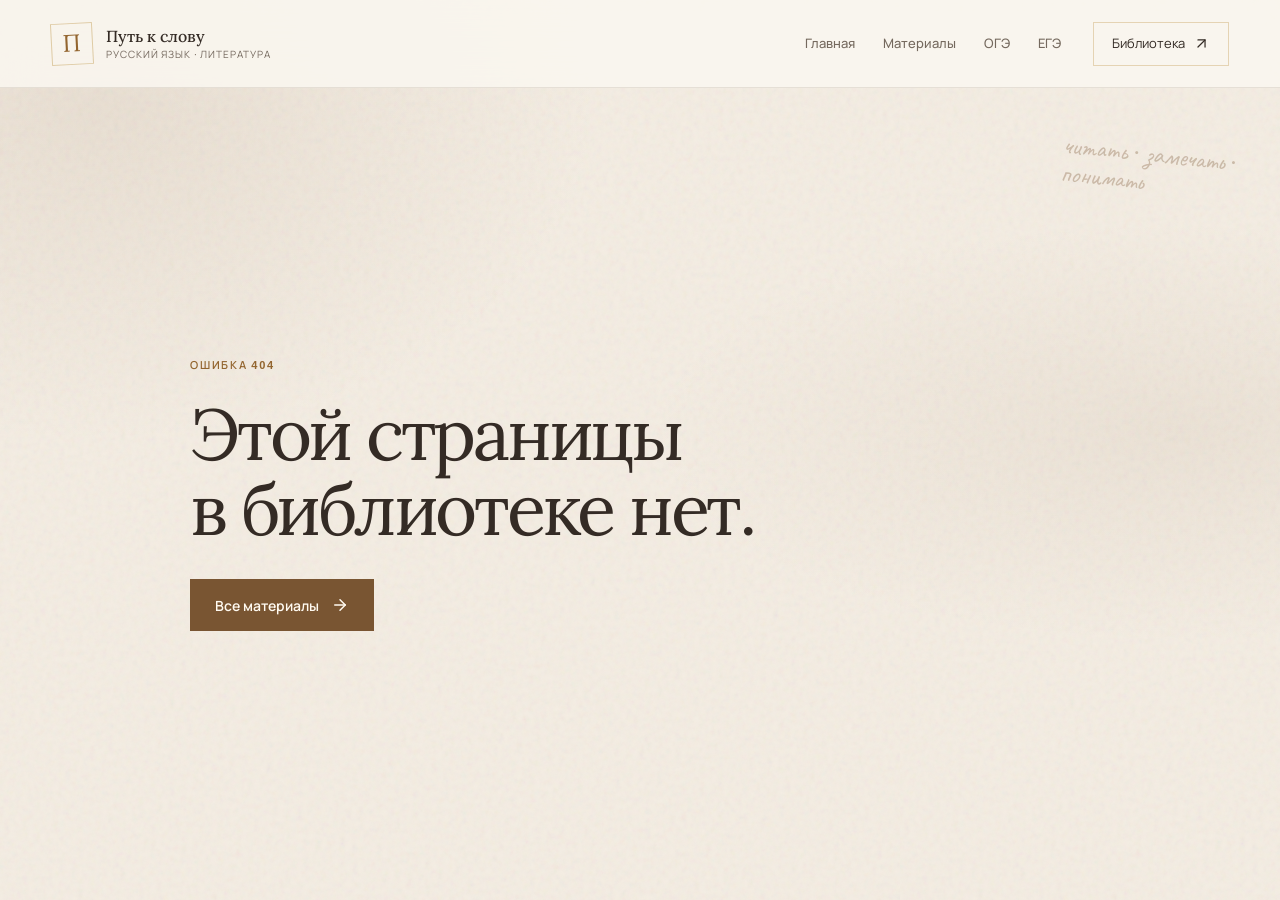
<file: index.html>
<!doctype html>
<html lang="ru">
  <head>
    <meta charset="UTF-8" />
    <meta name="viewport" content="width=device-width, initial-scale=1.0" />
    <meta name="theme-color" content="#17100c" />
    <meta name="color-scheme" content="dark light" />
    <meta name="description" content="Сайт учителя русского языка и литературы Аллы Викторовны Рыжковой: полезные материалы, памятки и подготовка к ОГЭ и ЕГЭ." />
    <meta name="robots" content="index, follow, max-image-preview:large" />
    <meta name="author" content="Алла Викторовна Рыжкова" />
    <meta property="og:locale" content="ru_RU" />
    <meta property="og:site_name" content="Путь к слову" />
    <meta property="og:type" content="website" />
    <meta property="og:title" content="Русский язык и литература без паники — Алла Викторовна Рыжкова" />
    <meta property="og:description" content="Сайт учителя русского языка и литературы Аллы Викторовны Рыжковой: полезные материалы, памятки и подготовка к ОГЭ и ЕГЭ." />
    <meta property="og:url" content="https://putkslovu.ru/" />
    <meta property="og:image" content="https://putkslovu.ru/og-cover.jpg?v=3" />
    <meta property="og:image:width" content="1200" />
    <meta property="og:image:height" content="630" />
    <meta property="og:image:alt" content="Путь к слову — русский язык и литература без паники" />
    <meta name="twitter:card" content="summary_large_image" />
    <meta name="twitter:title" content="Русский язык и литература без паники — Алла Викторовна Рыжкова" />
    <meta name="twitter:description" content="Сайт учителя русского языка и литературы Аллы Викторовны Рыжковой: полезные материалы, памятки и подготовка к ОГЭ и ЕГЭ." />
    <meta name="twitter:image" content="https://putkslovu.ru/og-cover.jpg?v=3" />
    <link rel="icon" href="/favicon.svg" type="image/svg+xml" />
    <title>Русский язык и литература без паники — Алла Викторовна Рыжкова</title>
    <script type="application/ld+json">{"@context":"https://schema.org","@type":"WebSite","name":"Русский язык и литература без паники — Алла Викторовна Рыжкова","url":"https://putkslovu.ru/","inLanguage":"ru-RU","author":{"@type":"Person","name":"Алла Викторовна Рыжкова","jobTitle":"Учитель русского языка и литературы"}}</script>
    <style>
      .seo-static{max-width:860px;margin:0 auto;padding:64px 24px;color:#2d241d;background:#f4ede3;font:18px/1.65 Georgia,serif}.seo-static h1{font-size:42px;line-height:1.15}.seo-static h2{margin-top:36px}.seo-static a{color:#795532;text-underline-offset:4px}.seo-static nav{display:flex;flex-wrap:wrap;gap:24px;margin:28px 0}.seo-static li{margin-bottom:20px}.seo-static footer{margin-top:48px;padding-top:20px;border-top:1px solid #bda98d;font-size:14px}
    </style>
    <script type="module" crossorigin src="/assets/index-BL-ZyvMS.js"></script>
    <link rel="stylesheet" crossorigin href="/assets/index-DiUI7Qwu.css">
    <link rel="canonical" href="https://putkslovu.ru/" />
  </head>
  <body>
    <div id="root"><main class="seo-static"><p>Путь к слову · Алла Викторовна Рыжкова</p><h1>Русский язык и литература без паники</h1><p>Материалы и памятки для спокойной подготовки к урокам, ОГЭ и ЕГЭ.</p><nav><a href="/materials">Перейти к материалам</a><a href="#about">Об учителе</a></nav><section id="about"><h2>Учить видеть за строками смысл</h2><p>Русский язык и литература начинаются там, где появляется любопытство: почему слово выбрано именно так, что чувствует герой и какую мысль оставляет текст читателю.</p><ul><li>16 лет педагогического опыта</li><li>Первая квалификационная категория</li><li>Высшее профессиональное образование</li></ul></section><section><h2>Материалы для подготовки</h2><p>Русский язык, литература, ОГЭ и ЕГЭ: теория, практика, памятки и разборы.</p></section><footer>Учитель русского языка и литературы · Оренбургская область</footer></main></div>
  </body>
</html>
</file>
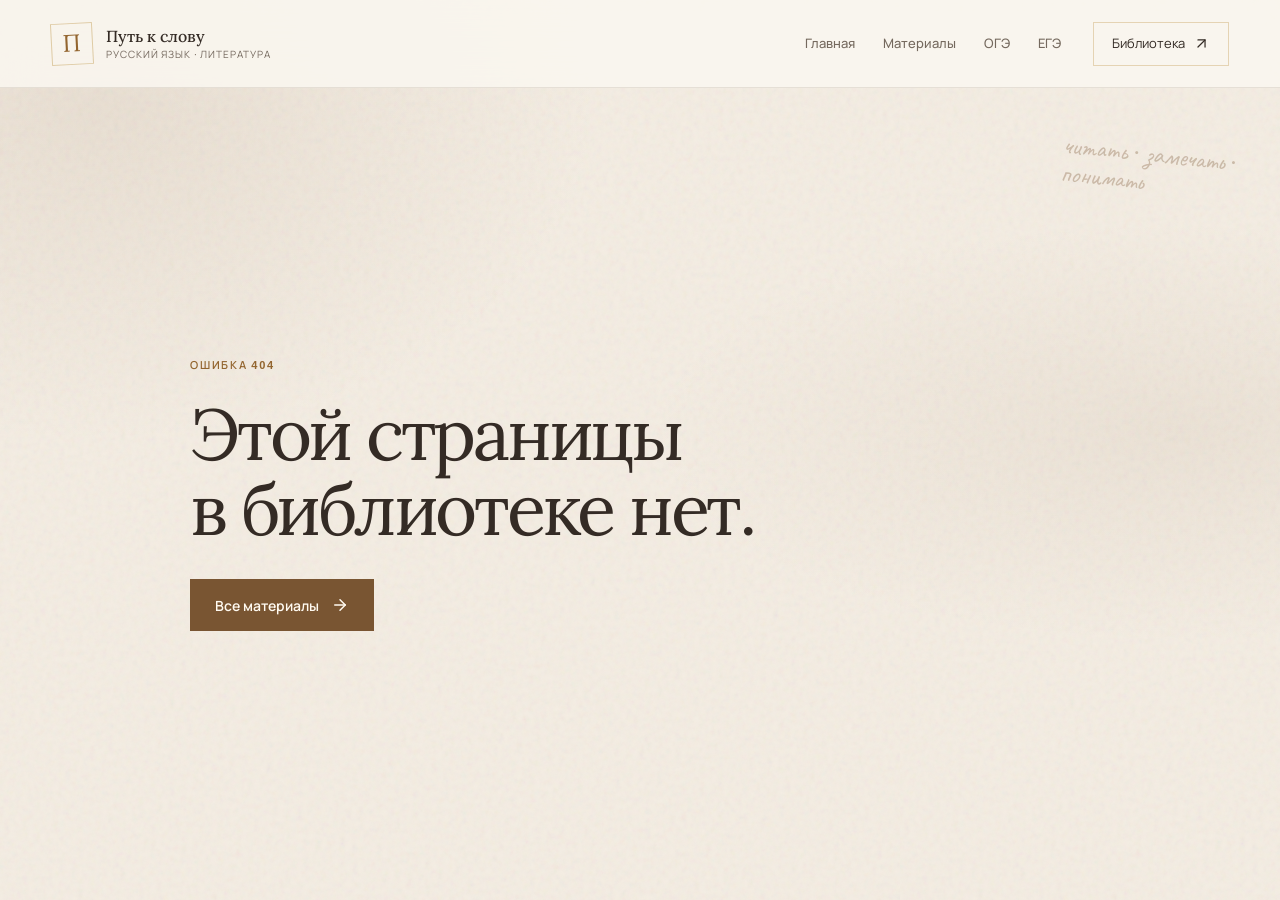
<file: admin/index.html>
<!doctype html>
<html lang="ru">
  <head>
    <meta charset="UTF-8" />
    <meta name="viewport" content="width=device-width, initial-scale=1.0" />
    <meta name="theme-color" content="#17100c" />
    <meta name="color-scheme" content="dark light" />
    <meta name="description" content="Закрытая панель управления материалами сайта." />
    <meta name="robots" content="noindex, nofollow" />
    <meta name="author" content="Алла Викторовна Рыжкова" />
    <meta property="og:locale" content="ru_RU" />
    <meta property="og:site_name" content="Путь к слову" />
    <meta property="og:type" content="website" />
    <meta property="og:title" content="Панель учителя — Путь к слову" />
    <meta property="og:description" content="Закрытая панель управления материалами сайта." />
    <meta property="og:url" content="https://putkslovu.ru/admin" />
    <meta property="og:image" content="https://putkslovu.ru/og-cover.jpg?v=3" />
    <meta property="og:image:width" content="1200" />
    <meta property="og:image:height" content="630" />
    <meta property="og:image:alt" content="Путь к слову — русский язык и литература без паники" />
    <meta name="twitter:card" content="summary_large_image" />
    <meta name="twitter:title" content="Панель учителя — Путь к слову" />
    <meta name="twitter:description" content="Закрытая панель управления материалами сайта." />
    <meta name="twitter:image" content="https://putkslovu.ru/og-cover.jpg?v=3" />
    <link rel="icon" href="/favicon.svg" type="image/svg+xml" />
    <title>Панель учителя — Путь к слову</title>
    
    <style>
      .seo-static{max-width:860px;margin:0 auto;padding:64px 24px;color:#2d241d;background:#f4ede3;font:18px/1.65 Georgia,serif}.seo-static h1{font-size:42px;line-height:1.15}.seo-static h2{margin-top:36px}.seo-static a{color:#795532;text-underline-offset:4px}.seo-static nav{display:flex;flex-wrap:wrap;gap:24px;margin:28px 0}.seo-static li{margin-bottom:20px}.seo-static footer{margin-top:48px;padding-top:20px;border-top:1px solid #bda98d;font-size:14px}
    </style>
    <script type="module" crossorigin src="/assets/index-BL-ZyvMS.js"></script>
    <link rel="stylesheet" crossorigin href="/assets/index-DiUI7Qwu.css">
    <link rel="canonical" href="https://putkslovu.ru/admin" />
  </head>
  <body>
    <div id="root"><main class="seo-static"><h1>Вход в панель учителя</h1><p>Закрытый раздел для управления материалами библиотеки.</p><a href="/">Вернуться на сайт</a></main></div>
  </body>
</html>
</file>
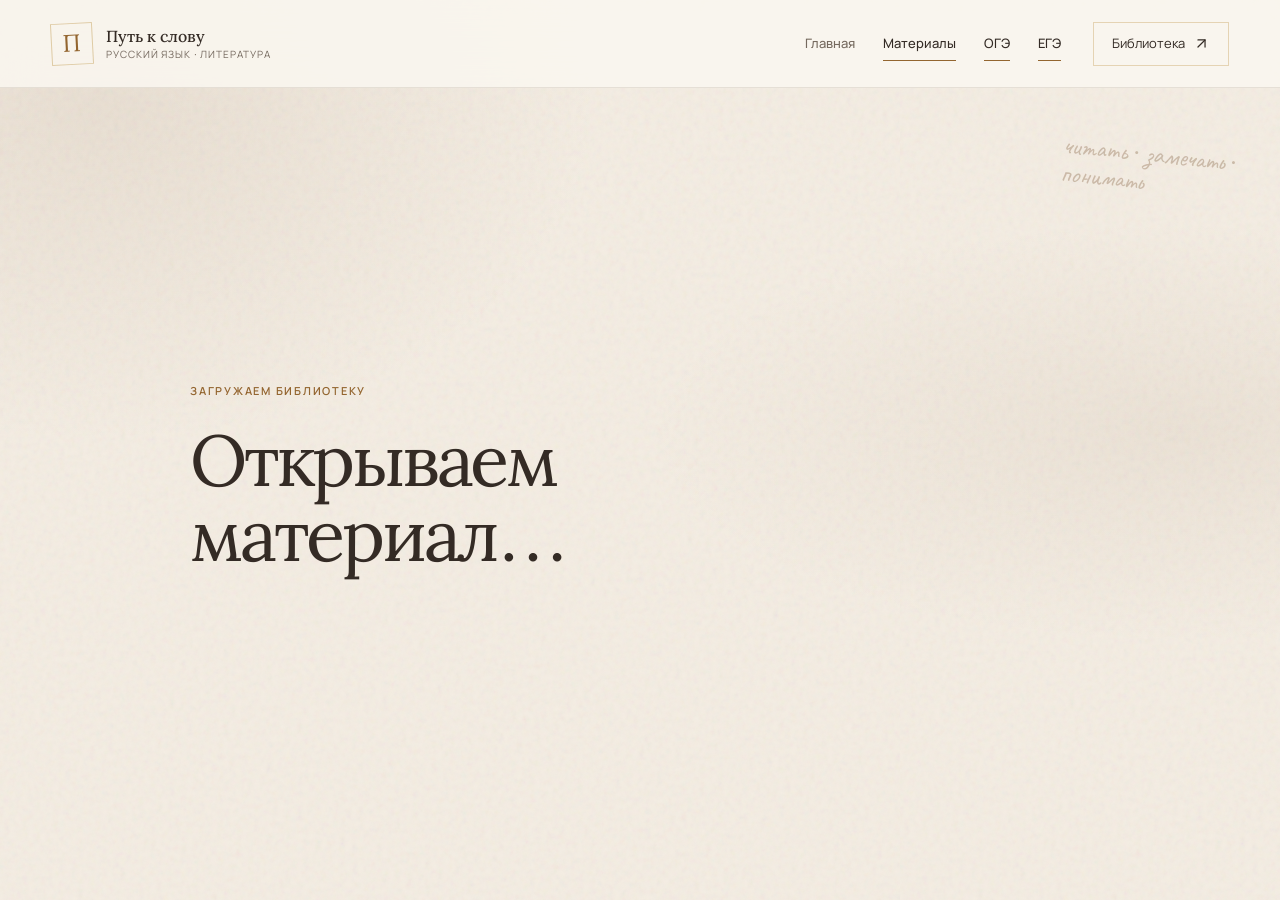
<file: materials/index.html>
<!doctype html>
<html lang="ru">
  <head>
    <meta charset="UTF-8" />
    <meta name="viewport" content="width=device-width, initial-scale=1.0" />
    <meta name="theme-color" content="#17100c" />
    <meta name="color-scheme" content="dark light" />
    <meta name="description" content="Материалы по русскому языку и литературе для 5–11 классов: памятки, правила, алгоритмы и подготовка к ОГЭ и ЕГЭ." />
    <meta name="robots" content="index, follow, max-image-preview:large" />
    <meta name="author" content="Алла Викторовна Рыжкова" />
    <meta property="og:locale" content="ru_RU" />
    <meta property="og:site_name" content="Путь к слову" />
    <meta property="og:type" content="website" />
    <meta property="og:title" content="Библиотека материалов — Путь к слову" />
    <meta property="og:description" content="Материалы по русскому языку и литературе для 5–11 классов: памятки, правила, алгоритмы и подготовка к ОГЭ и ЕГЭ." />
    <meta property="og:url" content="https://putkslovu.ru/materials" />
    <meta property="og:image" content="https://putkslovu.ru/og-cover.jpg?v=3" />
    <meta property="og:image:width" content="1200" />
    <meta property="og:image:height" content="630" />
    <meta property="og:image:alt" content="Путь к слову — русский язык и литература без паники" />
    <meta name="twitter:card" content="summary_large_image" />
    <meta name="twitter:title" content="Библиотека материалов — Путь к слову" />
    <meta name="twitter:description" content="Материалы по русскому языку и литературе для 5–11 классов: памятки, правила, алгоритмы и подготовка к ОГЭ и ЕГЭ." />
    <meta name="twitter:image" content="https://putkslovu.ru/og-cover.jpg?v=3" />
    <link rel="icon" href="/favicon.svg" type="image/svg+xml" />
    <title>Библиотека материалов — Путь к слову</title>
    <script type="application/ld+json">{"@context":"https://schema.org","@type":"WebSite","name":"Русский язык и литература без паники — Алла Викторовна Рыжкова","url":"https://putkslovu.ru/","inLanguage":"ru-RU","author":{"@type":"Person","name":"Алла Викторовна Рыжкова","jobTitle":"Учитель русского языка и литературы"}}</script>
    <style>
      .seo-static{max-width:860px;margin:0 auto;padding:64px 24px;color:#2d241d;background:#f4ede3;font:18px/1.65 Georgia,serif}.seo-static h1{font-size:42px;line-height:1.15}.seo-static h2{margin-top:36px}.seo-static a{color:#795532;text-underline-offset:4px}.seo-static nav{display:flex;flex-wrap:wrap;gap:24px;margin:28px 0}.seo-static li{margin-bottom:20px}.seo-static footer{margin-top:48px;padding-top:20px;border-top:1px solid #bda98d;font-size:14px}
    </style>
    <script type="module" crossorigin src="/assets/index-BL-ZyvMS.js"></script>
    <link rel="stylesheet" crossorigin href="/assets/index-DiUI7Qwu.css">
    <link rel="canonical" href="https://putkslovu.ru/materials" />
  </head>
  <body>
    <div id="root"><main class="seo-static"><p>Материалы Аллы Викторовны Рыжковой</p><h1>Библиотека для вдумчивой подготовки</h1><p>Выберите нужный раздел: русский язык, литература, ОГЭ или ЕГЭ. Открывайте материалы на сайте и сохраняйте памятки.</p><section><h2>Все материалы</h2><ul><li><a href="/materials/socheinenie-13-3">Сочинение 13.3: собираем текст по шагам</a><p>Понятный алгоритм: от формулировки тезиса до примера из жизни и вывода.</p></li><li><a href="/materials/pristavki-pri-pre">Приставки ПРИ- и ПРЕ- без зубрёжки списков</a><p>Логика значений, узнаваемые ситуации и короткая самопроверка.</p></li><li><a href="/materials/analiz-stikhotvoreniya">Как читать стихотворение внимательно</a><p>Маршрут анализа от первого впечатления до авторского замысла.</p></li><li><a href="/materials/szhatoe-izlozhenie">Сжатое изложение: сохранить главное</a><p>Как находить микротемы, сокращать текст и не потерять связь между абзацами.</p></li><li><a href="/materials/sredstva-vyrazitelnosti">Средства выразительности: не назвать, а объяснить</a><p>Эпитеты, метафоры, сравнения и олицетворения через их смысловую работу.</p></li><li><a href="/materials/ege-27-itogovoe-sochinenie">Итоговое сочинение: строим аргументацию</a><p>Как связать литературный пример с темой и не превратить работу в пересказ.</p></li></ul></section></main></div>
  </body>
</html>
</file>
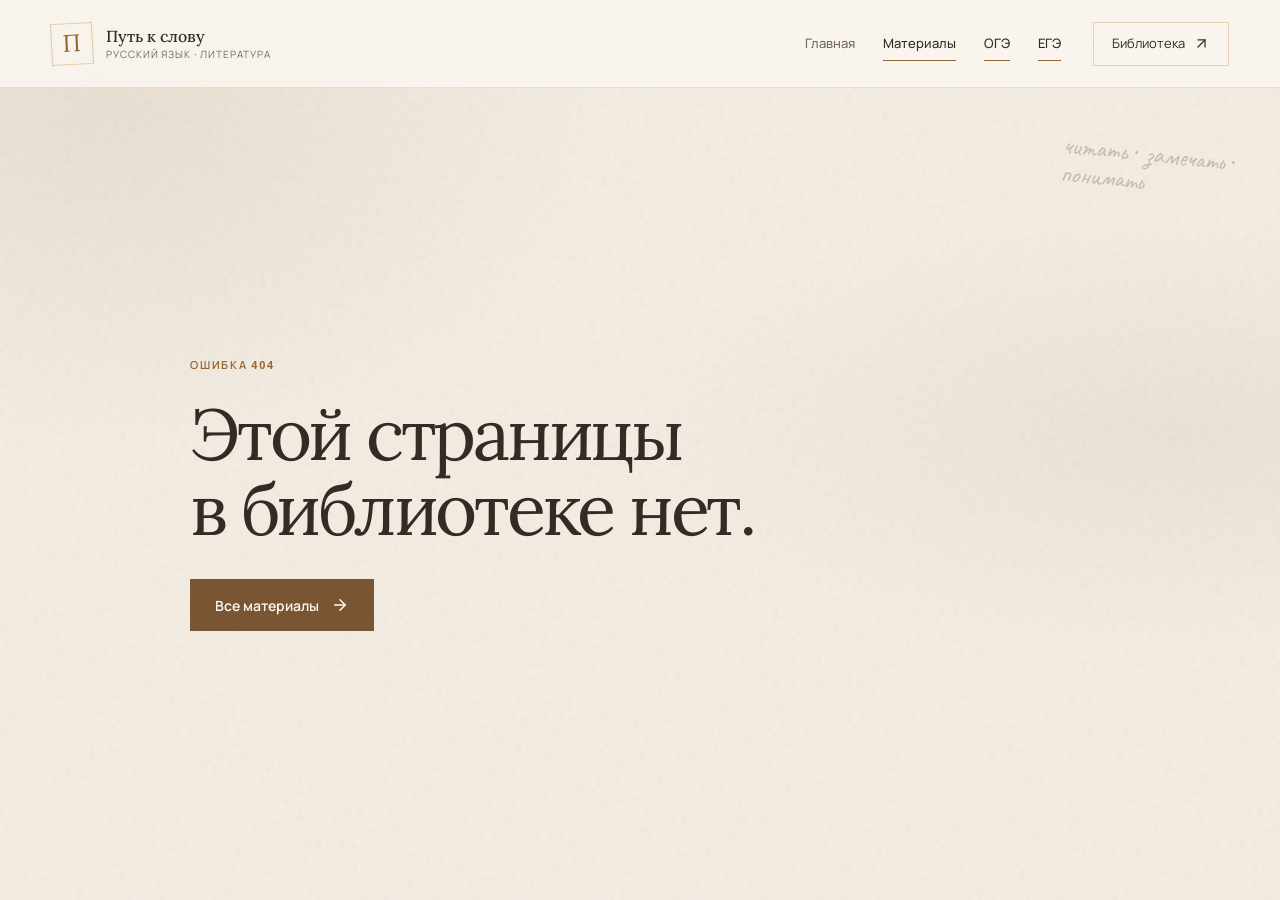
<file: materials/analiz-stikhotvoreniya/index.html>
<!doctype html>
<html lang="ru">
  <head>
    <meta charset="UTF-8" />
    <meta name="viewport" content="width=device-width, initial-scale=1.0" />
    <meta name="theme-color" content="#17100c" />
    <meta name="color-scheme" content="dark light" />
    <meta name="description" content="Маршрут анализа от первого впечатления до авторского замысла." />
    <meta name="robots" content="index, follow, max-image-preview:large" />
    <meta name="author" content="Алла Викторовна Рыжкова" />
    <meta property="og:locale" content="ru_RU" />
    <meta property="og:site_name" content="Путь к слову" />
    <meta property="og:type" content="article" />
    <meta property="og:title" content="Как читать стихотворение внимательно — Путь к слову" />
    <meta property="og:description" content="Маршрут анализа от первого впечатления до авторского замысла." />
    <meta property="og:url" content="https://putkslovu.ru/materials/analiz-stikhotvoreniya" />
    <meta property="og:image" content="https://putkslovu.ru/og-cover.jpg?v=3" />
    <meta property="og:image:width" content="1200" />
    <meta property="og:image:height" content="630" />
    <meta property="og:image:alt" content="Путь к слову — русский язык и литература без паники" />
    <meta name="twitter:card" content="summary_large_image" />
    <meta name="twitter:title" content="Как читать стихотворение внимательно — Путь к слову" />
    <meta name="twitter:description" content="Маршрут анализа от первого впечатления до авторского замысла." />
    <meta name="twitter:image" content="https://putkslovu.ru/og-cover.jpg?v=3" />
    <link rel="icon" href="/favicon.svg" type="image/svg+xml" />
    <title>Как читать стихотворение внимательно — Путь к слову</title>
    <script type="application/ld+json">{"@context":"https://schema.org","@type":"LearningResource","name":"Как читать стихотворение внимательно","description":"Маршрут анализа от первого впечатления до авторского замысла.","url":"https://putkslovu.ru/materials/analiz-stikhotvoreniya","inLanguage":"ru-RU","learningResourceType":"Алгоритм","educationalLevel":"7–11 классы","author":{"@type":"Person","name":"Алла Викторовна Рыжкова"}}</script>
    <style>
      .seo-static{max-width:860px;margin:0 auto;padding:64px 24px;color:#2d241d;background:#f4ede3;font:18px/1.65 Georgia,serif}.seo-static h1{font-size:42px;line-height:1.15}.seo-static h2{margin-top:36px}.seo-static a{color:#795532;text-underline-offset:4px}.seo-static nav{display:flex;flex-wrap:wrap;gap:24px;margin:28px 0}.seo-static li{margin-bottom:20px}.seo-static footer{margin-top:48px;padding-top:20px;border-top:1px solid #bda98d;font-size:14px}
    </style>
    <script type="module" crossorigin src="/assets/index-BL-ZyvMS.js"></script>
    <link rel="stylesheet" crossorigin href="/assets/index-DiUI7Qwu.css">
    <link rel="canonical" href="https://putkslovu.ru/materials/analiz-stikhotvoreniya" />
  </head>
  <body>
    <div id="root"><main class="seo-static"><nav><a href="/materials">Все материалы</a></nav><article><p>Литература · 7–11 классы · Алгоритм</p><h1>Как читать стихотворение внимательно</h1><p>Маршрут анализа от первого впечатления до авторского замысла.</p><section><h2>Первое чтение</h2><p>Не спешите искать эпитеты. Отметьте настроение, основные образы и места, где оно меняется. Ответьте: что происходит в стихотворении и кто говорит?</p></section><section><h2>Композиция и образы</h2><p>Проследите развитие текста: с какого образа оно начинается, через какие состояния проходит и чем завершается. Ищите повторы, противопоставления и ключевые слова.</p></section><section><h2>Язык и звучание</h2><p>Выбирайте только те средства выразительности, которые помогают раскрыть смысл. После названия приёма обязательно объясняйте его роль: почему именно этот образ или сравнение здесь необходим.</p></section><section><h2>Итог</h2><p>Соедините наблюдения в одну мысль: какое переживание или размышление поэт передаёт читателю и какими средствами создаёт это впечатление.</p></section></article></main></div>
  </body>
</html>
</file>
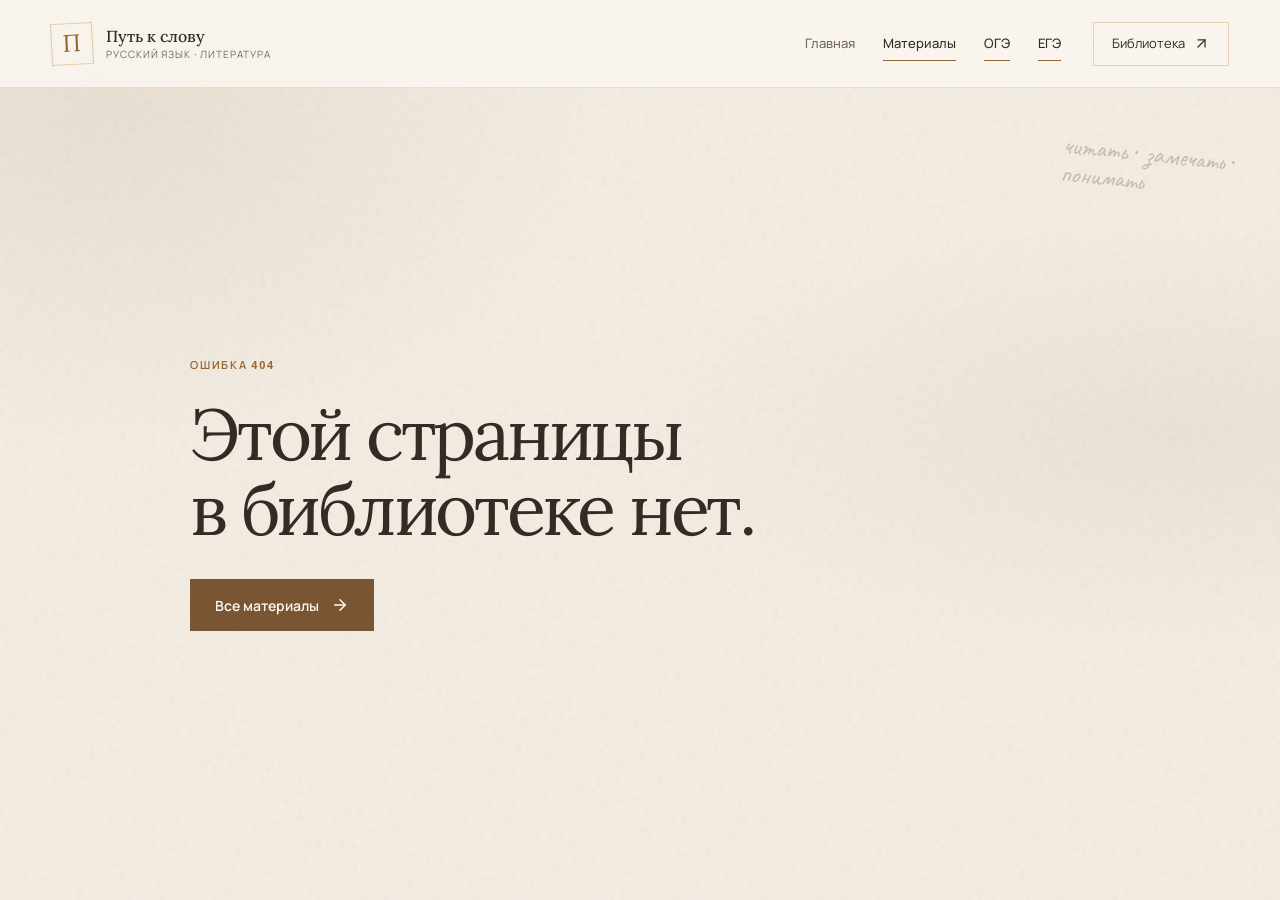
<file: materials/ege-27-itogovoe-sochinenie/index.html>
<!doctype html>
<html lang="ru">
  <head>
    <meta charset="UTF-8" />
    <meta name="viewport" content="width=device-width, initial-scale=1.0" />
    <meta name="theme-color" content="#17100c" />
    <meta name="color-scheme" content="dark light" />
    <meta name="description" content="Как связать литературный пример с темой и не превратить работу в пересказ." />
    <meta name="robots" content="index, follow, max-image-preview:large" />
    <meta name="author" content="Алла Викторовна Рыжкова" />
    <meta property="og:locale" content="ru_RU" />
    <meta property="og:site_name" content="Путь к слову" />
    <meta property="og:type" content="article" />
    <meta property="og:title" content="Итоговое сочинение: строим аргументацию — Путь к слову" />
    <meta property="og:description" content="Как связать литературный пример с темой и не превратить работу в пересказ." />
    <meta property="og:url" content="https://putkslovu.ru/materials/ege-27-itogovoe-sochinenie" />
    <meta property="og:image" content="https://putkslovu.ru/og-cover.jpg?v=3" />
    <meta property="og:image:width" content="1200" />
    <meta property="og:image:height" content="630" />
    <meta property="og:image:alt" content="Путь к слову — русский язык и литература без паники" />
    <meta name="twitter:card" content="summary_large_image" />
    <meta name="twitter:title" content="Итоговое сочинение: строим аргументацию — Путь к слову" />
    <meta name="twitter:description" content="Как связать литературный пример с темой и не превратить работу в пересказ." />
    <meta name="twitter:image" content="https://putkslovu.ru/og-cover.jpg?v=3" />
    <link rel="icon" href="/favicon.svg" type="image/svg+xml" />
    <title>Итоговое сочинение: строим аргументацию — Путь к слову</title>
    <script type="application/ld+json">{"@context":"https://schema.org","@type":"LearningResource","name":"Итоговое сочинение: строим аргументацию","description":"Как связать литературный пример с темой и не превратить работу в пересказ.","url":"https://putkslovu.ru/materials/ege-27-itogovoe-sochinenie","inLanguage":"ru-RU","learningResourceType":"Разбор","educationalLevel":"11 класс","author":{"@type":"Person","name":"Алла Викторовна Рыжкова"}}</script>
    <style>
      .seo-static{max-width:860px;margin:0 auto;padding:64px 24px;color:#2d241d;background:#f4ede3;font:18px/1.65 Georgia,serif}.seo-static h1{font-size:42px;line-height:1.15}.seo-static h2{margin-top:36px}.seo-static a{color:#795532;text-underline-offset:4px}.seo-static nav{display:flex;flex-wrap:wrap;gap:24px;margin:28px 0}.seo-static li{margin-bottom:20px}.seo-static footer{margin-top:48px;padding-top:20px;border-top:1px solid #bda98d;font-size:14px}
    </style>
    <script type="module" crossorigin src="/assets/index-BL-ZyvMS.js"></script>
    <link rel="stylesheet" crossorigin href="/assets/index-DiUI7Qwu.css">
    <link rel="canonical" href="https://putkslovu.ru/materials/ege-27-itogovoe-sochinenie" />
  </head>
  <body>
    <div id="root"><main class="seo-static"><nav><a href="/materials">Все материалы</a></nav><article><p>ЕГЭ · 11 класс · Разбор</p><h1>Итоговое сочинение: строим аргументацию</h1><p>Как связать литературный пример с темой и не превратить работу в пересказ.</p><section><h2>Сформулируйте ответ на тему</h2><p>Во введении не просто повторяйте тему, а обозначьте свою позицию. Эта мысль станет ориентиром для всего сочинения.</p></section><section><h2>Выберите точный литературный материал</h2><p>Назовите автора и произведение, опишите только нужный эпизод и покажите поступок или размышление героя. Пересказ всего сюжета не требуется.</p></section><section><h2>Сделайте мостик к теме</h2><p>После примера напишите, какое место он занимает в вашем рассуждении и что доказывает. Именно этот комментарий превращает эпизод в аргумент.</p></section></article></main></div>
  </body>
</html>
</file>
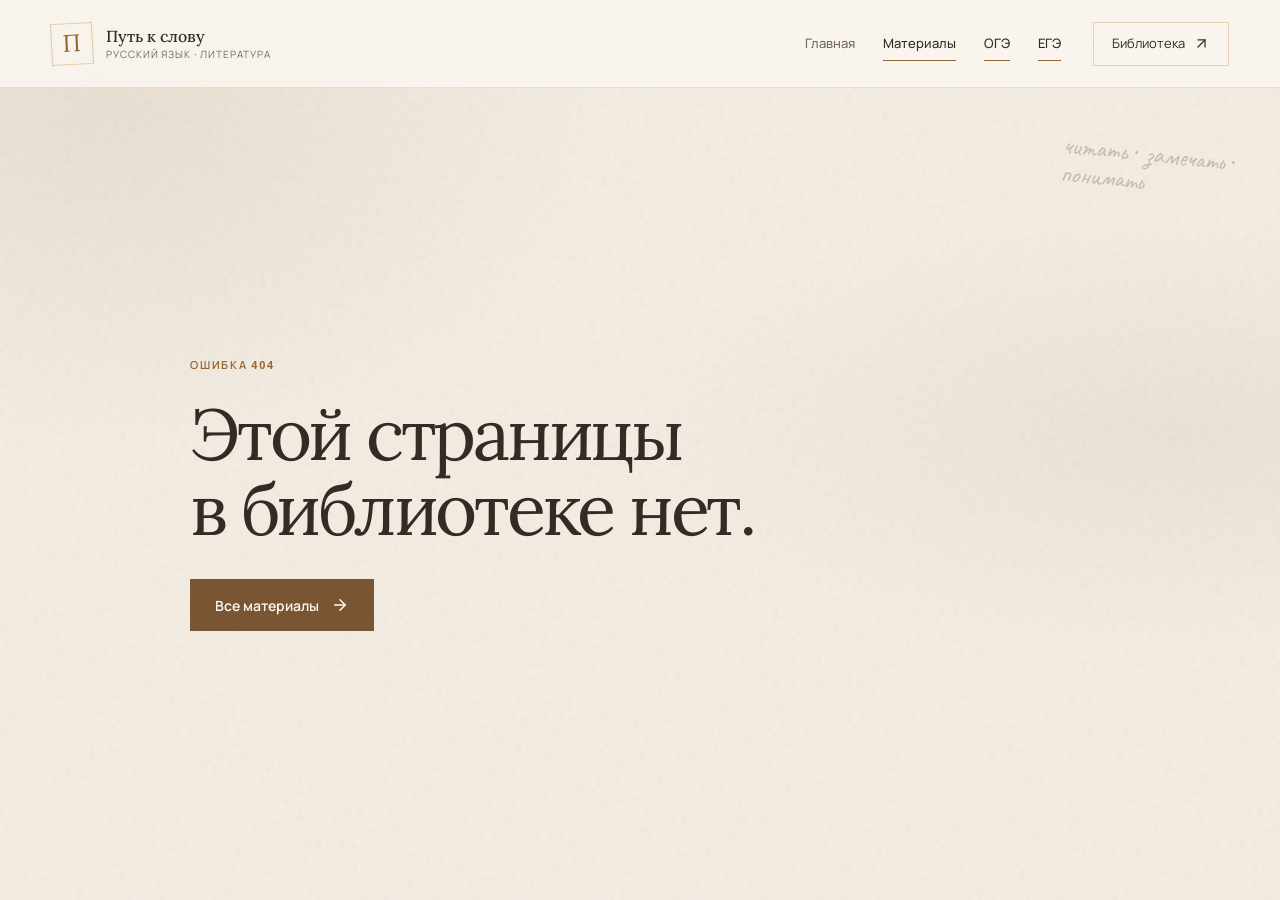
<file: materials/pristavki-pri-pre/index.html>
<!doctype html>
<html lang="ru">
  <head>
    <meta charset="UTF-8" />
    <meta name="viewport" content="width=device-width, initial-scale=1.0" />
    <meta name="theme-color" content="#17100c" />
    <meta name="color-scheme" content="dark light" />
    <meta name="description" content="Логика значений, узнаваемые ситуации и короткая самопроверка." />
    <meta name="robots" content="index, follow, max-image-preview:large" />
    <meta name="author" content="Алла Викторовна Рыжкова" />
    <meta property="og:locale" content="ru_RU" />
    <meta property="og:site_name" content="Путь к слову" />
    <meta property="og:type" content="article" />
    <meta property="og:title" content="Приставки ПРИ- и ПРЕ- без зубрёжки списков — Путь к слову" />
    <meta property="og:description" content="Логика значений, узнаваемые ситуации и короткая самопроверка." />
    <meta property="og:url" content="https://putkslovu.ru/materials/pristavki-pri-pre" />
    <meta property="og:image" content="https://putkslovu.ru/og-cover.jpg?v=3" />
    <meta property="og:image:width" content="1200" />
    <meta property="og:image:height" content="630" />
    <meta property="og:image:alt" content="Путь к слову — русский язык и литература без паники" />
    <meta name="twitter:card" content="summary_large_image" />
    <meta name="twitter:title" content="Приставки ПРИ- и ПРЕ- без зубрёжки списков — Путь к слову" />
    <meta name="twitter:description" content="Логика значений, узнаваемые ситуации и короткая самопроверка." />
    <meta name="twitter:image" content="https://putkslovu.ru/og-cover.jpg?v=3" />
    <link rel="icon" href="/favicon.svg" type="image/svg+xml" />
    <title>Приставки ПРИ- и ПРЕ- без зубрёжки списков — Путь к слову</title>
    <script type="application/ld+json">{"@context":"https://schema.org","@type":"LearningResource","name":"Приставки ПРИ- и ПРЕ- без зубрёжки списков","description":"Логика значений, узнаваемые ситуации и короткая самопроверка.","url":"https://putkslovu.ru/materials/pristavki-pri-pre","inLanguage":"ru-RU","learningResourceType":"Правило","educationalLevel":"5–9 классы","author":{"@type":"Person","name":"Алла Викторовна Рыжкова"}}</script>
    <style>
      .seo-static{max-width:860px;margin:0 auto;padding:64px 24px;color:#2d241d;background:#f4ede3;font:18px/1.65 Georgia,serif}.seo-static h1{font-size:42px;line-height:1.15}.seo-static h2{margin-top:36px}.seo-static a{color:#795532;text-underline-offset:4px}.seo-static nav{display:flex;flex-wrap:wrap;gap:24px;margin:28px 0}.seo-static li{margin-bottom:20px}.seo-static footer{margin-top:48px;padding-top:20px;border-top:1px solid #bda98d;font-size:14px}
    </style>
    <script type="module" crossorigin src="/assets/index-BL-ZyvMS.js"></script>
    <link rel="stylesheet" crossorigin href="/assets/index-DiUI7Qwu.css">
    <link rel="canonical" href="https://putkslovu.ru/materials/pristavki-pri-pre" />
  </head>
  <body>
    <div id="root"><main class="seo-static"><nav><a href="/materials">Все материалы</a></nav><article><p>Русский язык · 5–9 классы · Правило</p><h1>Приставки ПРИ- и ПРЕ- без зубрёжки списков</h1><p>Логика значений, узнаваемые ситуации и короткая самопроверка.</p><section><h2>Когда пишем ПРИ-</h2><p>Основные значения: приближение и присоединение (приехать, пришить), нахождение рядом (приморский), неполнота действия (приоткрыть, присесть), действие в чьих-то интересах (прятать — спрятать).</p></section><section><h2>Когда пишем ПРЕ-</h2><p>ПРЕ- часто означает высокую степень признака (прекрасный, премилый) или передаёт значение приставки ПЕРЕ- (преградить, прервать).</p></section><section><h2>Что делать на экзамене</h2><p>Замените слово близким по смыслу. Если можно подставить «очень», попробуйте ПРЕ-. Если видно приближение, соединение или неполное действие, выбирайте ПРИ-. После этого проверьте, не относится ли слово к исключениям.</p></section></article></main></div>
  </body>
</html>
</file>
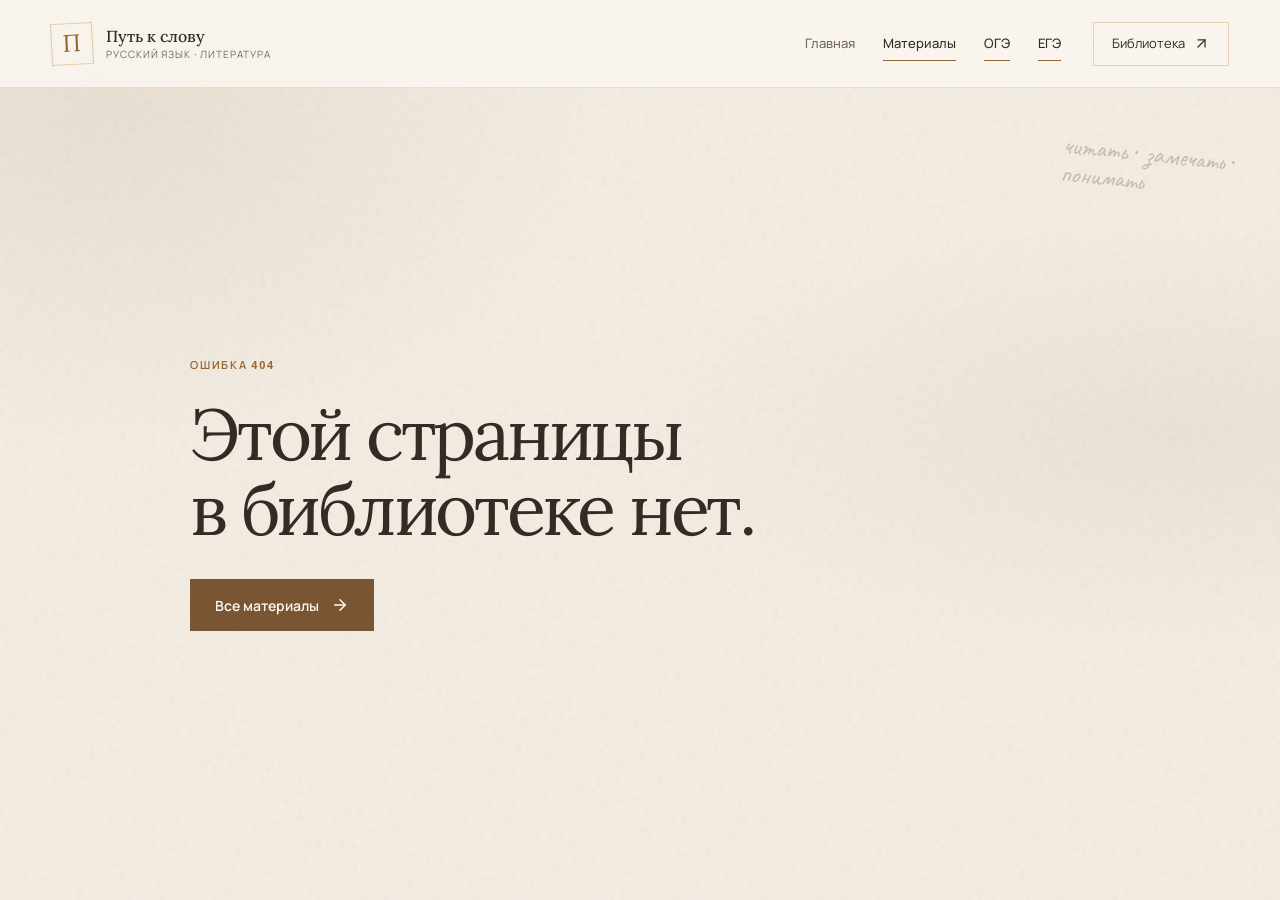
<file: materials/socheinenie-13-3/index.html>
<!doctype html>
<html lang="ru">
  <head>
    <meta charset="UTF-8" />
    <meta name="viewport" content="width=device-width, initial-scale=1.0" />
    <meta name="theme-color" content="#17100c" />
    <meta name="color-scheme" content="dark light" />
    <meta name="description" content="Понятный алгоритм: от формулировки тезиса до примера из жизни и вывода." />
    <meta name="robots" content="index, follow, max-image-preview:large" />
    <meta name="author" content="Алла Викторовна Рыжкова" />
    <meta property="og:locale" content="ru_RU" />
    <meta property="og:site_name" content="Путь к слову" />
    <meta property="og:type" content="article" />
    <meta property="og:title" content="Сочинение 13.3: собираем текст по шагам — Путь к слову" />
    <meta property="og:description" content="Понятный алгоритм: от формулировки тезиса до примера из жизни и вывода." />
    <meta property="og:url" content="https://putkslovu.ru/materials/socheinenie-13-3" />
    <meta property="og:image" content="https://putkslovu.ru/og-cover.jpg?v=3" />
    <meta property="og:image:width" content="1200" />
    <meta property="og:image:height" content="630" />
    <meta property="og:image:alt" content="Путь к слову — русский язык и литература без паники" />
    <meta name="twitter:card" content="summary_large_image" />
    <meta name="twitter:title" content="Сочинение 13.3: собираем текст по шагам — Путь к слову" />
    <meta name="twitter:description" content="Понятный алгоритм: от формулировки тезиса до примера из жизни и вывода." />
    <meta name="twitter:image" content="https://putkslovu.ru/og-cover.jpg?v=3" />
    <link rel="icon" href="/favicon.svg" type="image/svg+xml" />
    <title>Сочинение 13.3: собираем текст по шагам — Путь к слову</title>
    <script type="application/ld+json">{"@context":"https://schema.org","@type":"LearningResource","name":"Сочинение 13.3: собираем текст по шагам","description":"Понятный алгоритм: от формулировки тезиса до примера из жизни и вывода.","url":"https://putkslovu.ru/materials/socheinenie-13-3","inLanguage":"ru-RU","learningResourceType":"Памятка","educationalLevel":"9 класс","author":{"@type":"Person","name":"Алла Викторовна Рыжкова"}}</script>
    <style>
      .seo-static{max-width:860px;margin:0 auto;padding:64px 24px;color:#2d241d;background:#f4ede3;font:18px/1.65 Georgia,serif}.seo-static h1{font-size:42px;line-height:1.15}.seo-static h2{margin-top:36px}.seo-static a{color:#795532;text-underline-offset:4px}.seo-static nav{display:flex;flex-wrap:wrap;gap:24px;margin:28px 0}.seo-static li{margin-bottom:20px}.seo-static footer{margin-top:48px;padding-top:20px;border-top:1px solid #bda98d;font-size:14px}
    </style>
    <script type="module" crossorigin src="/assets/index-BL-ZyvMS.js"></script>
    <link rel="stylesheet" crossorigin href="/assets/index-DiUI7Qwu.css">
    <link rel="canonical" href="https://putkslovu.ru/materials/socheinenie-13-3" />
  </head>
  <body>
    <div id="root"><main class="seo-static"><nav><a href="/materials">Все материалы</a></nav><article><p>ОГЭ · 9 класс · Памятка</p><h1>Сочинение 13.3: собираем текст по шагам</h1><p>Понятный алгоритм: от формулировки тезиса до примера из жизни и вывода.</p><section><h2>1. Начните с объяснения</h2><p>Сформулируйте, что означает предложенное понятие. Не копируйте вопрос задания, а раскройте его своими словами: «Доброта — это…». Затем добавьте одно уточняющее предложение.</p></section><section><h2>2. Подтвердите мысль текстом</h2><p>Выберите конкретный поступок героя и процитируйте подходящий фрагмент. После цитаты обязательно объясните, как именно она доказывает вашу мысль. Цитата без комментария не работает.</p></section><section><h2>3. Добавьте второй аргумент</h2><p>Приведите пример из жизни, литературы, истории или собственного опыта. Важны не общие рассуждения, а маленькая законченная история с ситуацией, поступком и результатом.</p></section><section><h2>4. Завершите без новых аргументов</h2><p>Вернитесь к основной мысли и покажите, почему обсуждаемое качество важно. Перед сдачей проверьте связь абзацев, повторы, пунктуацию и объём работы.</p></section></article></main></div>
  </body>
</html>
</file>
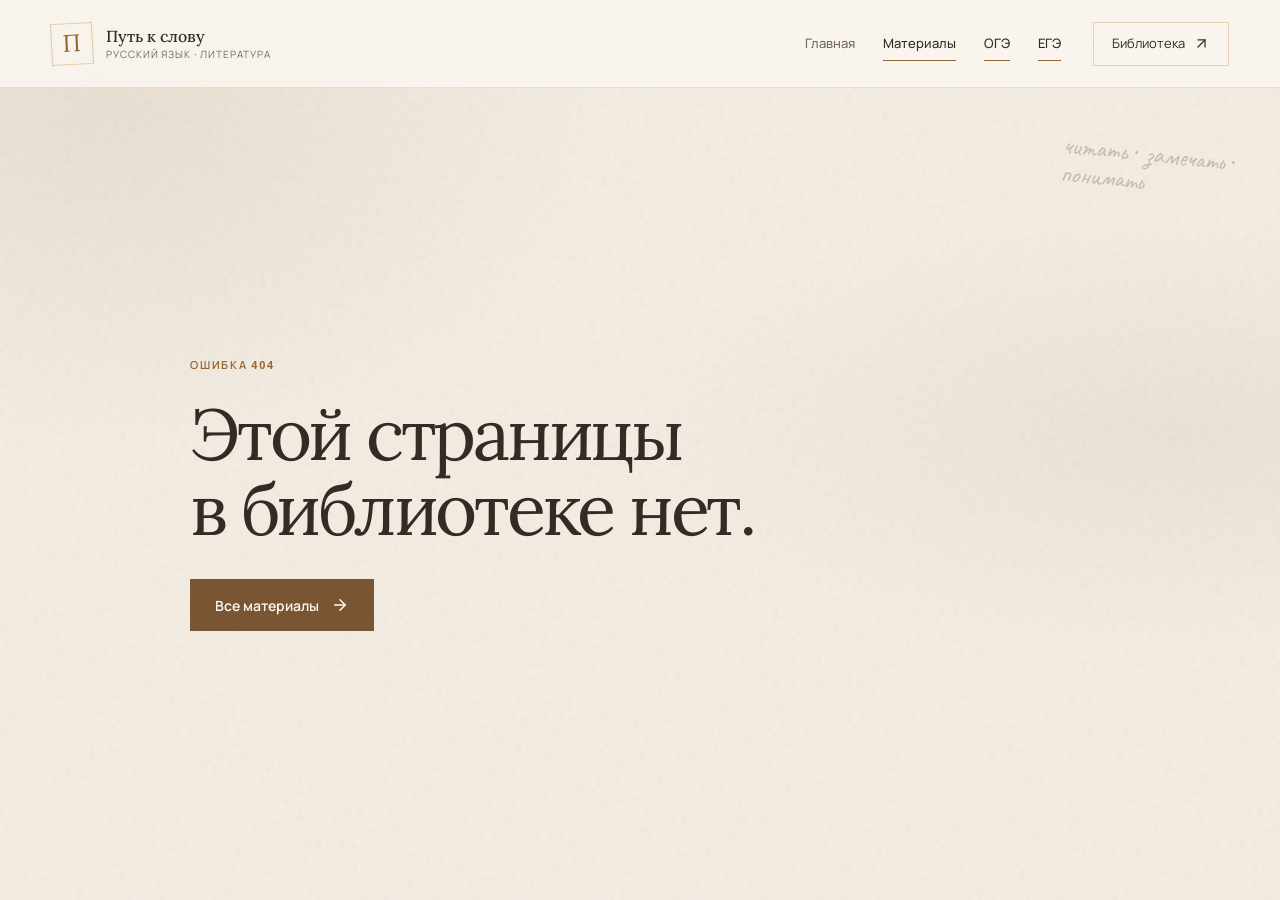
<file: materials/sredstva-vyrazitelnosti/index.html>
<!doctype html>
<html lang="ru">
  <head>
    <meta charset="UTF-8" />
    <meta name="viewport" content="width=device-width, initial-scale=1.0" />
    <meta name="theme-color" content="#17100c" />
    <meta name="color-scheme" content="dark light" />
    <meta name="description" content="Эпитеты, метафоры, сравнения и олицетворения через их смысловую работу." />
    <meta name="robots" content="index, follow, max-image-preview:large" />
    <meta name="author" content="Алла Викторовна Рыжкова" />
    <meta property="og:locale" content="ru_RU" />
    <meta property="og:site_name" content="Путь к слову" />
    <meta property="og:type" content="article" />
    <meta property="og:title" content="Средства выразительности: не назвать, а объяснить — Путь к слову" />
    <meta property="og:description" content="Эпитеты, метафоры, сравнения и олицетворения через их смысловую работу." />
    <meta property="og:url" content="https://putkslovu.ru/materials/sredstva-vyrazitelnosti" />
    <meta property="og:image" content="https://putkslovu.ru/og-cover.jpg?v=3" />
    <meta property="og:image:width" content="1200" />
    <meta property="og:image:height" content="630" />
    <meta property="og:image:alt" content="Путь к слову — русский язык и литература без паники" />
    <meta name="twitter:card" content="summary_large_image" />
    <meta name="twitter:title" content="Средства выразительности: не назвать, а объяснить — Путь к слову" />
    <meta name="twitter:description" content="Эпитеты, метафоры, сравнения и олицетворения через их смысловую работу." />
    <meta name="twitter:image" content="https://putkslovu.ru/og-cover.jpg?v=3" />
    <link rel="icon" href="/favicon.svg" type="image/svg+xml" />
    <title>Средства выразительности: не назвать, а объяснить — Путь к слову</title>
    <script type="application/ld+json">{"@context":"https://schema.org","@type":"LearningResource","name":"Средства выразительности: не назвать, а объяснить","description":"Эпитеты, метафоры, сравнения и олицетворения через их смысловую работу.","url":"https://putkslovu.ru/materials/sredstva-vyrazitelnosti","inLanguage":"ru-RU","learningResourceType":"Справочник","educationalLevel":"6–11 классы","author":{"@type":"Person","name":"Алла Викторовна Рыжкова"}}</script>
    <style>
      .seo-static{max-width:860px;margin:0 auto;padding:64px 24px;color:#2d241d;background:#f4ede3;font:18px/1.65 Georgia,serif}.seo-static h1{font-size:42px;line-height:1.15}.seo-static h2{margin-top:36px}.seo-static a{color:#795532;text-underline-offset:4px}.seo-static nav{display:flex;flex-wrap:wrap;gap:24px;margin:28px 0}.seo-static li{margin-bottom:20px}.seo-static footer{margin-top:48px;padding-top:20px;border-top:1px solid #bda98d;font-size:14px}
    </style>
    <script type="module" crossorigin src="/assets/index-BL-ZyvMS.js"></script>
    <link rel="stylesheet" crossorigin href="/assets/index-DiUI7Qwu.css">
    <link rel="canonical" href="https://putkslovu.ru/materials/sredstva-vyrazitelnosti" />
  </head>
  <body>
    <div id="root"><main class="seo-static"><nav><a href="/materials">Все материалы</a></nav><article><p>Литература · 6–11 классы · Справочник</p><h1>Средства выразительности: не назвать, а объяснить</h1><p>Эпитеты, метафоры, сравнения и олицетворения через их смысловую работу.</p><section><h2>Сравнение</h2><p>Образ сопоставляется с другим по определённому признаку. В анализе укажите, какие свойства предмета становятся ярче благодаря сравнению.</p></section><section><h2>Эпитет и метафора</h2><p>Эпитет создаёт образное определение, метафора переносит значение по сходству. Не ограничивайтесь термином: объясните, какое впечатление создаёт слово.</p></section><section><h2>Олицетворение</h2><p>Неживой предмет наделяется свойствами живого. Спросите себя, как это меняет настроение сцены и отношение читателя к описываемому миру.</p></section></article></main></div>
  </body>
</html>
</file>
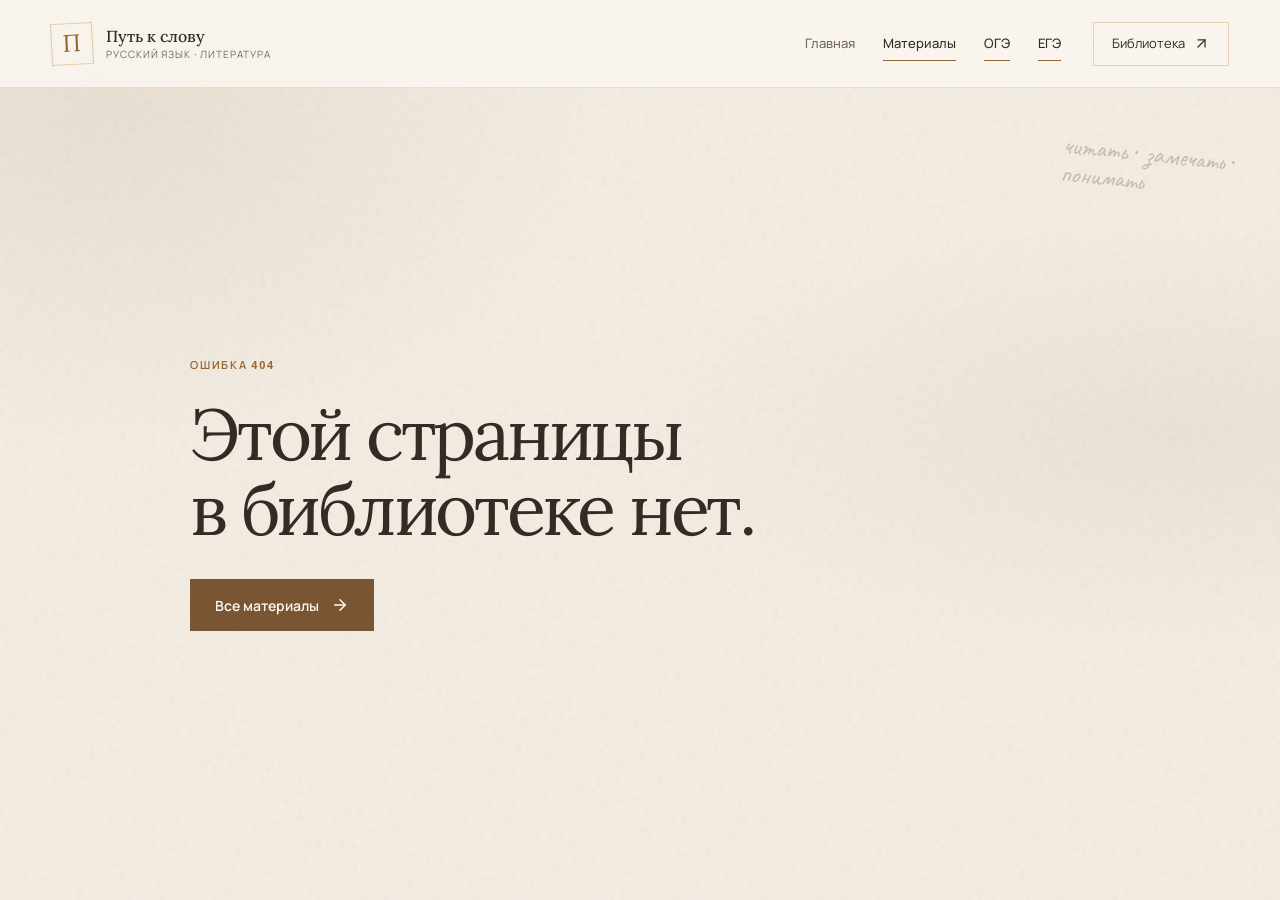
<file: materials/szhatoe-izlozhenie/index.html>
<!doctype html>
<html lang="ru">
  <head>
    <meta charset="UTF-8" />
    <meta name="viewport" content="width=device-width, initial-scale=1.0" />
    <meta name="theme-color" content="#17100c" />
    <meta name="color-scheme" content="dark light" />
    <meta name="description" content="Как находить микротемы, сокращать текст и не потерять связь между абзацами." />
    <meta name="robots" content="index, follow, max-image-preview:large" />
    <meta name="author" content="Алла Викторовна Рыжкова" />
    <meta property="og:locale" content="ru_RU" />
    <meta property="og:site_name" content="Путь к слову" />
    <meta property="og:type" content="article" />
    <meta property="og:title" content="Сжатое изложение: сохранить главное — Путь к слову" />
    <meta property="og:description" content="Как находить микротемы, сокращать текст и не потерять связь между абзацами." />
    <meta property="og:url" content="https://putkslovu.ru/materials/szhatoe-izlozhenie" />
    <meta property="og:image" content="https://putkslovu.ru/og-cover.jpg?v=3" />
    <meta property="og:image:width" content="1200" />
    <meta property="og:image:height" content="630" />
    <meta property="og:image:alt" content="Путь к слову — русский язык и литература без паники" />
    <meta name="twitter:card" content="summary_large_image" />
    <meta name="twitter:title" content="Сжатое изложение: сохранить главное — Путь к слову" />
    <meta name="twitter:description" content="Как находить микротемы, сокращать текст и не потерять связь между абзацами." />
    <meta name="twitter:image" content="https://putkslovu.ru/og-cover.jpg?v=3" />
    <link rel="icon" href="/favicon.svg" type="image/svg+xml" />
    <title>Сжатое изложение: сохранить главное — Путь к слову</title>
    <script type="application/ld+json">{"@context":"https://schema.org","@type":"LearningResource","name":"Сжатое изложение: сохранить главное","description":"Как находить микротемы, сокращать текст и не потерять связь между абзацами.","url":"https://putkslovu.ru/materials/szhatoe-izlozhenie","inLanguage":"ru-RU","learningResourceType":"Памятка","educationalLevel":"9 класс","author":{"@type":"Person","name":"Алла Викторовна Рыжкова"}}</script>
    <style>
      .seo-static{max-width:860px;margin:0 auto;padding:64px 24px;color:#2d241d;background:#f4ede3;font:18px/1.65 Georgia,serif}.seo-static h1{font-size:42px;line-height:1.15}.seo-static h2{margin-top:36px}.seo-static a{color:#795532;text-underline-offset:4px}.seo-static nav{display:flex;flex-wrap:wrap;gap:24px;margin:28px 0}.seo-static li{margin-bottom:20px}.seo-static footer{margin-top:48px;padding-top:20px;border-top:1px solid #bda98d;font-size:14px}
    </style>
    <script type="module" crossorigin src="/assets/index-BL-ZyvMS.js"></script>
    <link rel="stylesheet" crossorigin href="/assets/index-DiUI7Qwu.css">
    <link rel="canonical" href="https://putkslovu.ru/materials/szhatoe-izlozhenie" />
  </head>
  <body>
    <div id="root"><main class="seo-static"><nav><a href="/materials">Все материалы</a></nav><article><p>ОГЭ · 9 класс · Памятка</p><h1>Сжатое изложение: сохранить главное</h1><p>Как находить микротемы, сокращать текст и не потерять связь между абзацами.</p><section><h2>Разделите текст на смысловые части</h2><p>Определите три микротемы и сформулируйте каждую одним предложением. Так вы увидите основную информацию, которую нельзя пропускать.</p></section><section><h2>Используйте три приёма сжатия</h2><p>Исключайте повторы и второстепенные детали, заменяйте развёрнутые конструкции краткими, объединяйте несколько предложений в одно обобщённое.</p></section><section><h2>Проверьте результат</h2><p>Убедитесь, что переданы все микротемы, сохранена последовательность, а абзацы связаны логично. Отдельно проверьте грамотность и объём.</p></section></article></main></div>
  </body>
</html>
</file>
<file: assets/index-DiUI7Qwu.css>
@font-face{font-family:Lora;font-style:normal;font-display:swap;font-weight:400;src:url(/assets/lora-cyrillic-400-normal-CbVom6TB.woff2) format("woff2"),url(/assets/lora-cyrillic-400-normal-BedExNGj.woff) format("woff")}@font-face{font-family:Lora;font-style:normal;font-display:swap;font-weight:500;src:url(/assets/lora-cyrillic-500-normal-CGcjVW1P.woff2) format("woff2"),url(/assets/lora-cyrillic-500-normal-B7VECUNf.woff) format("woff")}@font-face{font-family:Lora;font-style:normal;font-display:swap;font-weight:600;src:url(/assets/lora-cyrillic-600-normal-DuzuWObJ.woff2) format("woff2"),url(/assets/lora-cyrillic-600-normal-j6UMqgXb.woff) format("woff")}@font-face{font-family:Lora;font-style:italic;font-display:swap;font-weight:400;src:url(/assets/lora-cyrillic-400-italic-BZqWJcgY.woff2) format("woff2"),url(/assets/lora-cyrillic-400-italic-rXhP2Nh9.woff) format("woff")}@font-face{font-family:Manrope;font-style:normal;font-display:swap;font-weight:400;src:url(/assets/manrope-cyrillic-400-normal-BMzJvInZ.woff2) format("woff2"),url(/assets/manrope-cyrillic-400-normal-Dvx59UGC.woff) format("woff")}@font-face{font-family:Manrope;font-style:normal;font-display:swap;font-weight:500;src:url(/assets/manrope-cyrillic-500-normal-B1OEZity.woff2) format("woff2"),url(/assets/manrope-cyrillic-500-normal-CNwnNrRC.woff) format("woff")}@font-face{font-family:Manrope;font-style:normal;font-display:swap;font-weight:600;src:url(/assets/manrope-cyrillic-600-normal-DvRl3Mj-.woff2) format("woff2"),url(/assets/manrope-cyrillic-600-normal-It4mZcQk.woff) format("woff")}@font-face{font-family:Manrope;font-style:normal;font-display:swap;font-weight:700;src:url(/assets/manrope-cyrillic-700-normal-Dw_fZAg2.woff2) format("woff2"),url(/assets/manrope-cyrillic-700-normal-7JNVKxyl.woff) format("woff")}@font-face{font-family:Caveat;font-style:normal;font-display:swap;font-weight:400;src:url(/assets/caveat-cyrillic-400-normal-9cDH9rLW.woff2) format("woff2"),url(/assets/caveat-cyrillic-400-normal-CebvvJET.woff) format("woff")}*,:before,:after{--tw-border-spacing-x: 0;--tw-border-spacing-y: 0;--tw-translate-x: 0;--tw-translate-y: 0;--tw-rotate: 0;--tw-skew-x: 0;--tw-skew-y: 0;--tw-scale-x: 1;--tw-scale-y: 1;--tw-pan-x: ;--tw-pan-y: ;--tw-pinch-zoom: ;--tw-scroll-snap-strictness: proximity;--tw-gradient-from-position: ;--tw-gradient-via-position: ;--tw-gradient-to-position: ;--tw-ordinal: ;--tw-slashed-zero: ;--tw-numeric-figure: ;--tw-numeric-spacing: ;--tw-numeric-fraction: ;--tw-ring-inset: ;--tw-ring-offset-width: 0px;--tw-ring-offset-color: #fff;--tw-ring-color: rgb(59 130 246 / .5);--tw-ring-offset-shadow: 0 0 #0000;--tw-ring-shadow: 0 0 #0000;--tw-shadow: 0 0 #0000;--tw-shadow-colored: 0 0 #0000;--tw-blur: ;--tw-brightness: ;--tw-contrast: ;--tw-grayscale: ;--tw-hue-rotate: ;--tw-invert: ;--tw-saturate: ;--tw-sepia: ;--tw-drop-shadow: ;--tw-backdrop-blur: ;--tw-backdrop-brightness: ;--tw-backdrop-contrast: ;--tw-backdrop-grayscale: ;--tw-backdrop-hue-rotate: ;--tw-backdrop-invert: ;--tw-backdrop-opacity: ;--tw-backdrop-saturate: ;--tw-backdrop-sepia: ;--tw-contain-size: ;--tw-contain-layout: ;--tw-contain-paint: ;--tw-contain-style: }::backdrop{--tw-border-spacing-x: 0;--tw-border-spacing-y: 0;--tw-translate-x: 0;--tw-translate-y: 0;--tw-rotate: 0;--tw-skew-x: 0;--tw-skew-y: 0;--tw-scale-x: 1;--tw-scale-y: 1;--tw-pan-x: ;--tw-pan-y: ;--tw-pinch-zoom: ;--tw-scroll-snap-strictness: proximity;--tw-gradient-from-position: ;--tw-gradient-via-position: ;--tw-gradient-to-position: ;--tw-ordinal: ;--tw-slashed-zero: ;--tw-numeric-figure: ;--tw-numeric-spacing: ;--tw-numeric-fraction: ;--tw-ring-inset: ;--tw-ring-offset-width: 0px;--tw-ring-offset-color: #fff;--tw-ring-color: rgb(59 130 246 / .5);--tw-ring-offset-shadow: 0 0 #0000;--tw-ring-shadow: 0 0 #0000;--tw-shadow: 0 0 #0000;--tw-shadow-colored: 0 0 #0000;--tw-blur: ;--tw-brightness: ;--tw-contrast: ;--tw-grayscale: ;--tw-hue-rotate: ;--tw-invert: ;--tw-saturate: ;--tw-sepia: ;--tw-drop-shadow: ;--tw-backdrop-blur: ;--tw-backdrop-brightness: ;--tw-backdrop-contrast: ;--tw-backdrop-grayscale: ;--tw-backdrop-hue-rotate: ;--tw-backdrop-invert: ;--tw-backdrop-opacity: ;--tw-backdrop-saturate: ;--tw-backdrop-sepia: ;--tw-contain-size: ;--tw-contain-layout: ;--tw-contain-paint: ;--tw-contain-style: }*,:before,:after{box-sizing:border-box;border-width:0;border-style:solid;border-color:#e5e7eb}:before,:after{--tw-content: ""}html,:host{line-height:1.5;-webkit-text-size-adjust:100%;-moz-tab-size:4;-o-tab-size:4;tab-size:4;font-family:ui-sans-serif,system-ui,sans-serif,"Apple Color Emoji","Segoe UI Emoji",Segoe UI Symbol,"Noto Color Emoji";font-feature-settings:normal;font-variation-settings:normal;-webkit-tap-highlight-color:transparent}body{margin:0;line-height:inherit}hr{height:0;color:inherit;border-top-width:1px}abbr:where([title]){-webkit-text-decoration:underline dotted;text-decoration:underline dotted}h1,h2,h3,h4,h5,h6{font-size:inherit;font-weight:inherit}a{color:inherit;text-decoration:inherit}b,strong{font-weight:bolder}code,kbd,samp,pre{font-family:ui-monospace,SFMono-Regular,Menlo,Monaco,Consolas,Liberation Mono,Courier New,monospace;font-feature-settings:normal;font-variation-settings:normal;font-size:1em}small{font-size:80%}sub,sup{font-size:75%;line-height:0;position:relative;vertical-align:baseline}sub{bottom:-.25em}sup{top:-.5em}table{text-indent:0;border-color:inherit;border-collapse:collapse}button,input,optgroup,select,textarea{font-family:inherit;font-feature-settings:inherit;font-variation-settings:inherit;font-size:100%;font-weight:inherit;line-height:inherit;letter-spacing:inherit;color:inherit;margin:0;padding:0}button,select{text-transform:none}button,input:where([type=button]),input:where([type=reset]),input:where([type=submit]){-webkit-appearance:button;background-color:transparent;background-image:none}:-moz-focusring{outline:auto}:-moz-ui-invalid{box-shadow:none}progress{vertical-align:baseline}::-webkit-inner-spin-button,::-webkit-outer-spin-button{height:auto}[type=search]{-webkit-appearance:textfield;outline-offset:-2px}::-webkit-search-decoration{-webkit-appearance:none}::-webkit-file-upload-button{-webkit-appearance:button;font:inherit}summary{display:list-item}blockquote,dl,dd,h1,h2,h3,h4,h5,h6,hr,figure,p,pre{margin:0}fieldset{margin:0;padding:0}legend{padding:0}ol,ul,menu{list-style:none;margin:0;padding:0}dialog{padding:0}textarea{resize:vertical}input::-moz-placeholder,textarea::-moz-placeholder{opacity:1;color:#9ca3af}input::placeholder,textarea::placeholder{opacity:1;color:#9ca3af}button,[role=button]{cursor:pointer}:disabled{cursor:default}img,svg,video,canvas,audio,iframe,embed,object{display:block;vertical-align:middle}img,video{max-width:100%;height:auto}[hidden]:where(:not([hidden=until-found])){display:none}.sr-only{position:absolute;width:1px;height:1px;padding:0;margin:-1px;overflow:hidden;clip:rect(0,0,0,0);white-space:nowrap;border-width:0}.pointer-events-none{pointer-events:none}.visible{visibility:visible}.invisible{visibility:hidden}.fixed{position:fixed}.absolute{position:absolute}.relative{position:relative}.inset-0{inset:0}.inset-x-0{left:0;right:0}.inset-y-0{top:0;bottom:0}.-bottom-12{bottom:-3rem}.-left-12{left:-3rem}.-right-12{right:-3rem}.-top-12{top:-3rem}.bottom-0{bottom:0}.left-0{left:0}.left-1\/2{left:50%}.left-2{left:.5rem}.left-\[50\%\]{left:50%}.right-0{right:0}.right-1{right:.25rem}.right-2{right:.5rem}.right-3{right:.75rem}.right-4{right:1rem}.top-0{top:0}.top-1\.5{top:.375rem}.top-1\/2{top:50%}.top-3\.5{top:.875rem}.top-4{top:1rem}.top-\[1px\]{top:1px}.top-\[50\%\]{top:50%}.top-\[60\%\]{top:60%}.top-full{top:100%}.isolate{isolation:isolate}.z-10{z-index:10}.z-20{z-index:20}.z-50{z-index:50}.z-\[1\]{z-index:1}.order-first{order:-9999}.order-last{order:9999}.col-start-2{grid-column-start:2}.row-span-2{grid-row:span 2 / span 2}.row-start-1{grid-row-start:1}.\!m-0{margin:0!important}.-mx-1{margin-left:-.25rem;margin-right:-.25rem}.-my-2{margin-top:-.5rem;margin-bottom:-.5rem}.mx-2{margin-left:.5rem;margin-right:.5rem}.mx-3\.5{margin-left:.875rem;margin-right:.875rem}.mx-auto{margin-left:auto;margin-right:auto}.my-0{margin-top:0;margin-bottom:0}.my-0\.5{margin-top:.125rem;margin-bottom:.125rem}.my-1{margin-top:.25rem;margin-bottom:.25rem}.-ml-4{margin-left:-1rem}.-mt-4{margin-top:-1rem}.mb-2{margin-bottom:.5rem}.mb-3{margin-bottom:.75rem}.ml-1{margin-left:.25rem}.ml-4{margin-left:1rem}.ml-auto{margin-left:auto}.mt-1\.5{margin-top:.375rem}.mt-2{margin-top:.5rem}.mt-4{margin-top:1rem}.mt-auto{margin-top:auto}.line-clamp-1{overflow:hidden;display:-webkit-box;-webkit-box-orient:vertical;-webkit-line-clamp:1}.line-clamp-2{overflow:hidden;display:-webkit-box;-webkit-box-orient:vertical;-webkit-line-clamp:2}.block{display:block}.flex{display:flex}.inline-flex{display:inline-flex}.table{display:table}.table-caption{display:table-caption}.table-cell{display:table-cell}.table-row{display:table-row}.grid{display:grid}.hidden{display:none}.aspect-square{aspect-ratio:1 / 1}.aspect-video{aspect-ratio:16 / 9}.size-10{width:2.5rem;height:2.5rem}.size-2{width:.5rem;height:.5rem}.size-2\.5{width:.625rem;height:.625rem}.size-3{width:.75rem;height:.75rem}.size-3\.5{width:.875rem;height:.875rem}.size-4{width:1rem;height:1rem}.size-6{width:1.5rem;height:1.5rem}.size-7{width:1.75rem;height:1.75rem}.size-8{width:2rem;height:2rem}.size-9{width:2.25rem;height:2.25rem}.size-auto{width:auto;height:auto}.size-full{width:100%;height:100%}.h-1\.5{height:.375rem}.h-10{height:2.5rem}.h-12{height:3rem}.h-2{height:.5rem}.h-2\.5{height:.625rem}.h-4{height:1rem}.h-5{height:1.25rem}.h-6{height:1.5rem}.h-7{height:1.75rem}.h-8{height:2rem}.h-9{height:2.25rem}.h-\[1\.15rem\]{height:1.15rem}.h-\[calc\(100\%-1px\)\]{height:calc(100% - 1px)}.h-\[var\(--radix-navigation-menu-viewport-height\)\]{height:var(--radix-navigation-menu-viewport-height)}.h-\[var\(--radix-select-trigger-height\)\]{height:var(--radix-select-trigger-height)}.h-auto{height:auto}.h-full{height:100%}.h-px{height:1px}.h-svh{height:100svh}.max-h-\[300px\]{max-height:300px}.min-h-0{min-height:0px}.min-h-16{min-height:4rem}.min-h-4{min-height:1rem}.min-h-svh{min-height:100svh}.w-0{width:0px}.w-1{width:.25rem}.w-2{width:.5rem}.w-2\.5{width:.625rem}.w-3{width:.75rem}.w-3\/4{width:75%}.w-4{width:1rem}.w-5{width:1.25rem}.w-64{width:16rem}.w-72{width:18rem}.w-8{width:2rem}.w-9{width:2.25rem}.w-\[100px\]{width:100px}.w-auto{width:auto}.w-fit{width:-moz-fit-content;width:fit-content}.w-full{width:100%}.w-max{width:-moz-max-content;width:max-content}.w-px{width:1px}.min-w-0{min-width:0px}.min-w-10{min-width:2.5rem}.min-w-5{min-width:1.25rem}.min-w-8{min-width:2rem}.min-w-9{min-width:2.25rem}.min-w-\[12rem\]{min-width:12rem}.min-w-\[8rem\]{min-width:8rem}.min-w-\[var\(--radix-select-trigger-width\)\]{min-width:var(--radix-select-trigger-width)}.max-w-\[calc\(100\%-2rem\)\]{max-width:calc(100% - 2rem)}.max-w-max{max-width:-moz-max-content;max-width:max-content}.max-w-sm{max-width:24rem}.flex-1{flex:1 1 0%}.shrink-0{flex-shrink:0}.grow{flex-grow:1}.grow-0{flex-grow:0}.basis-full{flex-basis:100%}.caption-bottom{caption-side:bottom}.border-collapse{border-collapse:collapse}.-translate-x-1\/2{--tw-translate-x: -50%;transform:translate(var(--tw-translate-x),var(--tw-translate-y)) rotate(var(--tw-rotate)) skew(var(--tw-skew-x)) skewY(var(--tw-skew-y)) scaleX(var(--tw-scale-x)) scaleY(var(--tw-scale-y))}.-translate-x-px{--tw-translate-x: -1px;transform:translate(var(--tw-translate-x),var(--tw-translate-y)) rotate(var(--tw-rotate)) skew(var(--tw-skew-x)) skewY(var(--tw-skew-y)) scaleX(var(--tw-scale-x)) scaleY(var(--tw-scale-y))}.-translate-y-1\/2{--tw-translate-y: -50%;transform:translate(var(--tw-translate-x),var(--tw-translate-y)) rotate(var(--tw-rotate)) skew(var(--tw-skew-x)) skewY(var(--tw-skew-y)) scaleX(var(--tw-scale-x)) scaleY(var(--tw-scale-y))}.translate-x-\[-50\%\]{--tw-translate-x: -50%;transform:translate(var(--tw-translate-x),var(--tw-translate-y)) rotate(var(--tw-rotate)) skew(var(--tw-skew-x)) skewY(var(--tw-skew-y)) scaleX(var(--tw-scale-x)) scaleY(var(--tw-scale-y))}.translate-x-px{--tw-translate-x: 1px;transform:translate(var(--tw-translate-x),var(--tw-translate-y)) rotate(var(--tw-rotate)) skew(var(--tw-skew-x)) skewY(var(--tw-skew-y)) scaleX(var(--tw-scale-x)) scaleY(var(--tw-scale-y))}.translate-y-0\.5{--tw-translate-y: .125rem;transform:translate(var(--tw-translate-x),var(--tw-translate-y)) rotate(var(--tw-rotate)) skew(var(--tw-skew-x)) skewY(var(--tw-skew-y)) scaleX(var(--tw-scale-x)) scaleY(var(--tw-scale-y))}.translate-y-\[-50\%\]{--tw-translate-y: -50%;transform:translate(var(--tw-translate-x),var(--tw-translate-y)) rotate(var(--tw-rotate)) skew(var(--tw-skew-x)) skewY(var(--tw-skew-y)) scaleX(var(--tw-scale-x)) scaleY(var(--tw-scale-y))}.translate-y-\[calc\(-50\%_-_2px\)\]{--tw-translate-y: calc(-50% - 2px) ;transform:translate(var(--tw-translate-x),var(--tw-translate-y)) rotate(var(--tw-rotate)) skew(var(--tw-skew-x)) skewY(var(--tw-skew-y)) scaleX(var(--tw-scale-x)) scaleY(var(--tw-scale-y))}.rotate-45{--tw-rotate: 45deg;transform:translate(var(--tw-translate-x),var(--tw-translate-y)) rotate(var(--tw-rotate)) skew(var(--tw-skew-x)) skewY(var(--tw-skew-y)) scaleX(var(--tw-scale-x)) scaleY(var(--tw-scale-y))}.rotate-90{--tw-rotate: 90deg;transform:translate(var(--tw-translate-x),var(--tw-translate-y)) rotate(var(--tw-rotate)) skew(var(--tw-skew-x)) skewY(var(--tw-skew-y)) scaleX(var(--tw-scale-x)) scaleY(var(--tw-scale-y))}.transform{transform:translate(var(--tw-translate-x),var(--tw-translate-y)) rotate(var(--tw-rotate)) skew(var(--tw-skew-x)) skewY(var(--tw-skew-y)) scaleX(var(--tw-scale-x)) scaleY(var(--tw-scale-y))}@keyframes caret-blink{0%,70%,to{opacity:1}20%,50%{opacity:0}}.animate-caret-blink{animation:caret-blink 1.25s ease-out infinite}@keyframes pulse{50%{opacity:.5}}.animate-pulse{animation:pulse 2s cubic-bezier(.4,0,.6,1) infinite}@keyframes spin{to{transform:rotate(360deg)}}.animate-spin{animation:spin 1s linear infinite}.cursor-default{cursor:default}.cursor-text{cursor:text}.touch-none{touch-action:none}.select-none{-webkit-user-select:none;-moz-user-select:none;user-select:none}.resize-none{resize:none}.resize{resize:both}.scroll-my-1{scroll-margin-top:.25rem;scroll-margin-bottom:.25rem}.scroll-py-1{scroll-padding-top:.25rem;scroll-padding-bottom:.25rem}.list-disc{list-style-type:disc}.list-none{list-style-type:none}.auto-rows-min{grid-auto-rows:min-content}.grid-cols-\[0_1fr\]{grid-template-columns:0 1fr}.grid-rows-\[auto_auto\]{grid-template-rows:auto auto}.flex-row{flex-direction:row}.flex-col{flex-direction:column}.flex-col-reverse{flex-direction:column-reverse}.flex-wrap{flex-wrap:wrap}.place-content-center{place-content:center}.items-start{align-items:flex-start}.items-end{align-items:flex-end}.items-center{align-items:center}.items-stretch{align-items:stretch}.justify-start{justify-content:flex-start}.justify-center{justify-content:center}.justify-between{justify-content:space-between}.justify-items-start{justify-items:start}.gap-0\.5{gap:.125rem}.gap-1{gap:.25rem}.gap-1\.5{gap:.375rem}.gap-2{gap:.5rem}.gap-2\.5{gap:.625rem}.gap-3{gap:.75rem}.gap-4{gap:1rem}.gap-6{gap:1.5rem}.gap-7{gap:1.75rem}.gap-\[--spacing\(var\(--gap\)\)\]{gap:var(--spacing(var(--gap)))}.gap-y-0\.5{row-gap:.125rem}.self-start{align-self:flex-start}.self-stretch{align-self:stretch}.justify-self-end{justify-self:end}.overflow-auto{overflow:auto}.overflow-hidden{overflow:hidden}.overflow-x-auto{overflow-x:auto}.overflow-y-auto{overflow-y:auto}.overflow-x-hidden{overflow-x:hidden}.whitespace-nowrap{white-space:nowrap}.text-balance{text-wrap:balance}.break-words{overflow-wrap:break-word}.rounded-\[2px\]{border-radius:2px}.rounded-\[4px\]{border-radius:4px}.rounded-\[calc\(var\(--radius\)-5px\)\]{border-radius:calc(var(--radius) - 5px)}.rounded-\[inherit\]{border-radius:inherit}.rounded-full{border-radius:9999px}.rounded-lg{border-radius:var(--radius)}.rounded-md{border-radius:calc(var(--radius) - 2px)}.rounded-none{border-radius:0}.rounded-sm{border-radius:calc(var(--radius) - 4px)}.rounded-xl{border-radius:calc(var(--radius) + 4px)}.rounded-xs{border-radius:calc(var(--radius) - 6px)}.rounded-l-md{border-top-left-radius:calc(var(--radius) - 2px);border-bottom-left-radius:calc(var(--radius) - 2px)}.rounded-r-md{border-top-right-radius:calc(var(--radius) - 2px);border-bottom-right-radius:calc(var(--radius) - 2px)}.rounded-tl-sm{border-top-left-radius:calc(var(--radius) - 4px)}.border{border-width:1px}.border-0{border-width:0px}.border-\[1\.5px\]{border-width:1.5px}.border-y{border-top-width:1px;border-bottom-width:1px}.border-b{border-bottom-width:1px}.border-l{border-left-width:1px}.border-r{border-right-width:1px}.border-t{border-top-width:1px}.border-dashed{border-style:dashed}.border-border{border-color:hsl(var(--border))}.border-border\/50{border-color:hsl(var(--border) / .5)}.border-input{border-color:hsl(var(--input))}.border-primary{border-color:hsl(var(--primary))}.border-sidebar-border{border-color:hsl(var(--sidebar-border))}.border-transparent{border-color:transparent}.border-l-transparent{border-left-color:transparent}.border-t-transparent{border-top-color:transparent}.bg-accent{background-color:hsl(var(--accent))}.bg-background{background-color:hsl(var(--background))}.bg-black\/50{background-color:#00000080}.bg-border{background-color:hsl(var(--border))}.bg-card{background-color:hsl(var(--card))}.bg-destructive{--tw-bg-opacity: 1;background-color:hsl(var(--destructive) / var(--tw-bg-opacity, 1))}.bg-foreground{background-color:hsl(var(--foreground))}.bg-input{background-color:hsl(var(--input))}.bg-muted{background-color:hsl(var(--muted))}.bg-muted\/50{background-color:hsl(var(--muted) / .5)}.bg-popover{background-color:hsl(var(--popover))}.bg-primary{background-color:hsl(var(--primary))}.bg-primary\/20{background-color:hsl(var(--primary) / .2)}.bg-secondary{background-color:hsl(var(--secondary))}.bg-sidebar{background-color:hsl(var(--sidebar-background))}.bg-sidebar-border{background-color:hsl(var(--sidebar-border))}.bg-transparent{background-color:transparent}.bg-white{--tw-bg-opacity: 1;background-color:rgb(255 255 255 / var(--tw-bg-opacity, 1))}.fill-current{fill:currentColor}.fill-foreground{fill:hsl(var(--foreground))}.fill-primary{fill:hsl(var(--primary))}.p-0{padding:0}.p-1{padding:.25rem}.p-2{padding:.5rem}.p-3{padding:.75rem}.p-4{padding:1rem}.p-6{padding:1.5rem}.p-\[3px\]{padding:3px}.p-px{padding:1px}.px-1{padding-left:.25rem;padding-right:.25rem}.px-1\.5{padding-left:.375rem;padding-right:.375rem}.px-2{padding-left:.5rem;padding-right:.5rem}.px-2\.5{padding-left:.625rem;padding-right:.625rem}.px-3{padding-left:.75rem;padding-right:.75rem}.px-4{padding-left:1rem;padding-right:1rem}.px-6{padding-left:1.5rem;padding-right:1.5rem}.py-0\.5{padding-top:.125rem;padding-bottom:.125rem}.py-1{padding-top:.25rem;padding-bottom:.25rem}.py-1\.5{padding-top:.375rem;padding-bottom:.375rem}.py-2{padding-top:.5rem;padding-bottom:.5rem}.py-3{padding-top:.75rem;padding-bottom:.75rem}.py-4{padding-top:1rem;padding-bottom:1rem}.py-6{padding-top:1.5rem;padding-bottom:1.5rem}.pb-3{padding-bottom:.75rem}.pb-4{padding-bottom:1rem}.pl-2{padding-left:.5rem}.pl-3{padding-left:.75rem}.pl-4{padding-left:1rem}.pl-8{padding-left:2rem}.pr-1{padding-right:.25rem}.pr-2{padding-right:.5rem}.pr-2\.5{padding-right:.625rem}.pr-3{padding-right:.75rem}.pr-8{padding-right:2rem}.pt-0{padding-top:0}.pt-3{padding-top:.75rem}.pt-4{padding-top:1rem}.text-left{text-align:left}.text-center{text-align:center}.align-middle{vertical-align:middle}.font-mono{font-family:ui-monospace,SFMono-Regular,Menlo,Monaco,Consolas,Liberation Mono,Courier New,monospace}.font-sans{font-family:ui-sans-serif,system-ui,sans-serif,"Apple Color Emoji","Segoe UI Emoji",Segoe UI Symbol,"Noto Color Emoji"}.text-\[0\.8rem\]{font-size:.8rem}.text-base{font-size:1rem;line-height:1.5rem}.text-lg{font-size:1.125rem;line-height:1.75rem}.text-sm{font-size:.875rem;line-height:1.25rem}.text-sm\/relaxed{font-size:.875rem;line-height:1.625}.text-xs{font-size:.75rem;line-height:1rem}.font-medium{font-weight:500}.font-normal{font-weight:400}.font-semibold{font-weight:600}.italic{font-style:italic}.tabular-nums{--tw-numeric-spacing: tabular-nums;font-variant-numeric:var(--tw-ordinal) var(--tw-slashed-zero) var(--tw-numeric-figure) var(--tw-numeric-spacing) var(--tw-numeric-fraction)}.leading-none{line-height:1}.leading-normal{line-height:1.5}.leading-snug{line-height:1.375}.tracking-tight{letter-spacing:-.025em}.tracking-widest{letter-spacing:.1em}.text-accent-foreground{color:hsl(var(--accent-foreground))}.text-background{color:hsl(var(--background))}.text-card-foreground{color:hsl(var(--card-foreground))}.text-current{color:currentColor}.text-destructive{--tw-text-opacity: 1;color:hsl(var(--destructive) / var(--tw-text-opacity, 1))}.text-foreground{color:hsl(var(--foreground))}.text-muted-foreground{color:hsl(var(--muted-foreground))}.text-popover-foreground{color:hsl(var(--popover-foreground))}.text-primary{color:hsl(var(--primary))}.text-primary-foreground{color:hsl(var(--primary-foreground))}.text-secondary-foreground{color:hsl(var(--secondary-foreground))}.text-sidebar-foreground{color:hsl(var(--sidebar-foreground))}.text-sidebar-foreground\/70{color:hsl(var(--sidebar-foreground) / .7)}.text-white{--tw-text-opacity: 1;color:rgb(255 255 255 / var(--tw-text-opacity, 1))}.underline-offset-4{text-underline-offset:4px}.opacity-0{opacity:0}.opacity-50{opacity:.5}.opacity-70{opacity:.7}.shadow{--tw-shadow: 0 1px 3px 0 rgb(0 0 0 / .1), 0 1px 2px -1px rgb(0 0 0 / .1);--tw-shadow-colored: 0 1px 3px 0 var(--tw-shadow-color), 0 1px 2px -1px var(--tw-shadow-color);box-shadow:var(--tw-ring-offset-shadow, 0 0 #0000),var(--tw-ring-shadow, 0 0 #0000),var(--tw-shadow)}.shadow-\[0_0_0_1px_hsl\(var\(--sidebar-border\)\)\]{--tw-shadow: 0 0 0 1px hsl(var(--sidebar-border));--tw-shadow-colored: 0 0 0 1px var(--tw-shadow-color);box-shadow:var(--tw-ring-offset-shadow, 0 0 #0000),var(--tw-ring-shadow, 0 0 #0000),var(--tw-shadow)}.shadow-lg{--tw-shadow: 0 10px 15px -3px rgb(0 0 0 / .1), 0 4px 6px -4px rgb(0 0 0 / .1);--tw-shadow-colored: 0 10px 15px -3px var(--tw-shadow-color), 0 4px 6px -4px var(--tw-shadow-color);box-shadow:var(--tw-ring-offset-shadow, 0 0 #0000),var(--tw-ring-shadow, 0 0 #0000),var(--tw-shadow)}.shadow-md{--tw-shadow: 0 4px 6px -1px rgb(0 0 0 / .1), 0 2px 4px -2px rgb(0 0 0 / .1);--tw-shadow-colored: 0 4px 6px -1px var(--tw-shadow-color), 0 2px 4px -2px var(--tw-shadow-color);box-shadow:var(--tw-ring-offset-shadow, 0 0 #0000),var(--tw-ring-shadow, 0 0 #0000),var(--tw-shadow)}.shadow-none{--tw-shadow: 0 0 #0000;--tw-shadow-colored: 0 0 #0000;box-shadow:var(--tw-ring-offset-shadow, 0 0 #0000),var(--tw-ring-shadow, 0 0 #0000),var(--tw-shadow)}.shadow-sm{--tw-shadow: 0 1px 2px 0 rgb(0 0 0 / .05);--tw-shadow-colored: 0 1px 2px 0 var(--tw-shadow-color);box-shadow:var(--tw-ring-offset-shadow, 0 0 #0000),var(--tw-ring-shadow, 0 0 #0000),var(--tw-shadow)}.shadow-xl{--tw-shadow: 0 20px 25px -5px rgb(0 0 0 / .1), 0 8px 10px -6px rgb(0 0 0 / .1);--tw-shadow-colored: 0 20px 25px -5px var(--tw-shadow-color), 0 8px 10px -6px var(--tw-shadow-color);box-shadow:var(--tw-ring-offset-shadow, 0 0 #0000),var(--tw-ring-shadow, 0 0 #0000),var(--tw-shadow)}.shadow-xs{--tw-shadow: 0 1px 2px 0 rgb(0 0 0 / .05);--tw-shadow-colored: 0 1px 2px 0 var(--tw-shadow-color);box-shadow:var(--tw-ring-offset-shadow, 0 0 #0000),var(--tw-ring-shadow, 0 0 #0000),var(--tw-shadow)}.outline-none{outline:2px solid transparent;outline-offset:2px}.outline{outline-style:solid}.ring-0{--tw-ring-offset-shadow: var(--tw-ring-inset) 0 0 0 var(--tw-ring-offset-width) var(--tw-ring-offset-color);--tw-ring-shadow: var(--tw-ring-inset) 0 0 0 calc(0px + var(--tw-ring-offset-width)) var(--tw-ring-color);box-shadow:var(--tw-ring-offset-shadow),var(--tw-ring-shadow),var(--tw-shadow, 0 0 #0000)}.ring-ring\/50{--tw-ring-color: hsl(var(--ring) / .5)}.ring-sidebar-ring{--tw-ring-color: hsl(var(--sidebar-ring))}.ring-offset-background{--tw-ring-offset-color: hsl(var(--background))}.blur{--tw-blur: blur(8px);filter:var(--tw-blur) var(--tw-brightness) var(--tw-contrast) var(--tw-grayscale) var(--tw-hue-rotate) var(--tw-invert) var(--tw-saturate) var(--tw-sepia) var(--tw-drop-shadow)}.filter{filter:var(--tw-blur) var(--tw-brightness) var(--tw-contrast) var(--tw-grayscale) var(--tw-hue-rotate) var(--tw-invert) var(--tw-saturate) var(--tw-sepia) var(--tw-drop-shadow)}.transition{transition-property:color,background-color,border-color,text-decoration-color,fill,stroke,opacity,box-shadow,transform,filter,backdrop-filter;transition-timing-function:cubic-bezier(.4,0,.2,1);transition-duration:.15s}.transition-\[color\,box-shadow\]{transition-property:color,box-shadow;transition-timing-function:cubic-bezier(.4,0,.2,1);transition-duration:.15s}.transition-\[left\,right\,width\]{transition-property:left,right,width;transition-timing-function:cubic-bezier(.4,0,.2,1);transition-duration:.15s}.transition-\[margin\,opacity\]{transition-property:margin,opacity;transition-timing-function:cubic-bezier(.4,0,.2,1);transition-duration:.15s}.transition-\[width\,height\,padding\]{transition-property:width,height,padding;transition-timing-function:cubic-bezier(.4,0,.2,1);transition-duration:.15s}.transition-\[width\]{transition-property:width;transition-timing-function:cubic-bezier(.4,0,.2,1);transition-duration:.15s}.transition-all{transition-property:all;transition-timing-function:cubic-bezier(.4,0,.2,1);transition-duration:.15s}.transition-colors{transition-property:color,background-color,border-color,text-decoration-color,fill,stroke;transition-timing-function:cubic-bezier(.4,0,.2,1);transition-duration:.15s}.transition-none{transition-property:none}.transition-opacity{transition-property:opacity;transition-timing-function:cubic-bezier(.4,0,.2,1);transition-duration:.15s}.transition-shadow{transition-property:box-shadow;transition-timing-function:cubic-bezier(.4,0,.2,1);transition-duration:.15s}.transition-transform{transition-property:transform;transition-timing-function:cubic-bezier(.4,0,.2,1);transition-duration:.15s}.duration-100{transition-duration:.1s}.duration-1000{transition-duration:1s}.duration-200{transition-duration:.2s}.duration-300{transition-duration:.3s}.ease-in-out{transition-timing-function:cubic-bezier(.4,0,.2,1)}.ease-linear{transition-timing-function:linear}@keyframes enter{0%{opacity:var(--tw-enter-opacity, 1);transform:translate3d(var(--tw-enter-translate-x, 0),var(--tw-enter-translate-y, 0),0) scale3d(var(--tw-enter-scale, 1),var(--tw-enter-scale, 1),var(--tw-enter-scale, 1)) rotate(var(--tw-enter-rotate, 0))}}@keyframes exit{to{opacity:var(--tw-exit-opacity, 1);transform:translate3d(var(--tw-exit-translate-x, 0),var(--tw-exit-translate-y, 0),0) scale3d(var(--tw-exit-scale, 1),var(--tw-exit-scale, 1),var(--tw-exit-scale, 1)) rotate(var(--tw-exit-rotate, 0))}}.animate-in{animation-name:enter;animation-duration:.15s;--tw-enter-opacity: initial;--tw-enter-scale: initial;--tw-enter-rotate: initial;--tw-enter-translate-x: initial;--tw-enter-translate-y: initial}.fade-in-0{--tw-enter-opacity: 0}.zoom-in-95{--tw-enter-scale: .95}.duration-100{animation-duration:.1s}.duration-1000{animation-duration:1s}.duration-200{animation-duration:.2s}.duration-300{animation-duration:.3s}.ease-in-out{animation-timing-function:cubic-bezier(.4,0,.2,1)}.ease-linear{animation-timing-function:linear}.\[--cell-size\:--spacing\(8\)\]{--cell-size: var(--spacing(8))}:root{--ink-950: oklch(.2 .022 55);--ink-900: oklch(.25 .028 55);--ink-800: oklch(.32 .032 58);--paper-100: oklch(.95 .02 86);--paper-200: oklch(.87 .028 86);--brass-300: oklch(.79 .08 84);--brass-400: oklch(.7 .085 80);--wine-500: oklch(.46 .08 20);--background: 32 24% 10%;--foreground: 43 32% 91%;--border: 45 16% 76%;--ring: 42 39% 65%;--radius: .25rem;font-family:Manrope,sans-serif;color:var(--paper-100);background:var(--ink-950);font-synthesis:none;text-rendering:optimizeLegibility}*{box-sizing:border-box}html{scroll-behavior:smooth;background:var(--ink-950)}body{margin:0;min-width:320px;min-height:100dvh;background:var(--ink-950);color:var(--paper-100);font-family:Manrope,sans-serif;font-size:16px;line-height:1.65;overflow-x:hidden}button,input,select,textarea{font:inherit}button,a,select{-webkit-tap-highlight-color:transparent}a{color:inherit;text-decoration:none}button{color:inherit}::-moz-selection{color:var(--ink-950);background:var(--brass-300)}::selection{color:var(--ink-950);background:var(--brass-300)}:focus-visible{outline:2px solid var(--brass-300);outline-offset:4px}.sr-only{position:absolute;width:1px;height:1px;padding:0;margin:-1px;overflow:hidden;clip:rect(0,0,0,0);white-space:nowrap;border:0}@media(prefers-reduced-motion:reduce){html{scroll-behavior:auto}*,*:before,*:after{animation-duration:.01ms!important;animation-iteration-count:1!important;transition-duration:.01ms!important}}.selection\:bg-primary *::-moz-selection{background-color:hsl(var(--primary))}.selection\:bg-primary *::selection{background-color:hsl(var(--primary))}.selection\:text-primary-foreground *::-moz-selection{color:hsl(var(--primary-foreground))}.selection\:text-primary-foreground *::selection{color:hsl(var(--primary-foreground))}.selection\:bg-primary::-moz-selection{background-color:hsl(var(--primary))}.selection\:bg-primary::selection{background-color:hsl(var(--primary))}.selection\:text-primary-foreground::-moz-selection{color:hsl(var(--primary-foreground))}.selection\:text-primary-foreground::selection{color:hsl(var(--primary-foreground))}.file\:inline-flex::file-selector-button{display:inline-flex}.file\:h-7::file-selector-button{height:1.75rem}.file\:border-0::file-selector-button{border-width:0px}.file\:bg-transparent::file-selector-button{background-color:transparent}.file\:text-sm::file-selector-button{font-size:.875rem;line-height:1.25rem}.file\:font-medium::file-selector-button{font-weight:500}.file\:text-foreground::file-selector-button{color:hsl(var(--foreground))}.placeholder\:text-muted-foreground::-moz-placeholder{color:hsl(var(--muted-foreground))}.placeholder\:text-muted-foreground::placeholder{color:hsl(var(--muted-foreground))}.after\:absolute:after{content:var(--tw-content);position:absolute}.after\:-inset-2:after{content:var(--tw-content);inset:-.5rem}.after\:inset-y-0:after{content:var(--tw-content);top:0;bottom:0}.after\:left-1\/2:after{content:var(--tw-content);left:50%}.after\:w-1:after{content:var(--tw-content);width:.25rem}.after\:w-\[2px\]:after{content:var(--tw-content);width:2px}.after\:-translate-x-1\/2:after{content:var(--tw-content);--tw-translate-x: -50%;transform:translate(var(--tw-translate-x),var(--tw-translate-y)) rotate(var(--tw-rotate)) skew(var(--tw-skew-x)) skewY(var(--tw-skew-y)) scaleX(var(--tw-scale-x)) scaleY(var(--tw-scale-y))}.first\:rounded-l-md:first-child{border-top-left-radius:calc(var(--radius) - 2px);border-bottom-left-radius:calc(var(--radius) - 2px)}.first\:border-l:first-child{border-left-width:1px}.last\:mt-0:last-child{margin-top:0}.last\:rounded-r-md:last-child{border-top-right-radius:calc(var(--radius) - 2px);border-bottom-right-radius:calc(var(--radius) - 2px)}.last\:border-b-0:last-child{border-bottom-width:0px}.hover\:bg-accent:hover{background-color:hsl(var(--accent))}.hover\:bg-destructive\/90:hover{background-color:hsl(var(--destructive) / .9)}.hover\:bg-muted:hover{background-color:hsl(var(--muted))}.hover\:bg-muted\/50:hover{background-color:hsl(var(--muted) / .5)}.hover\:bg-primary\/90:hover{background-color:hsl(var(--primary) / .9)}.hover\:bg-secondary\/80:hover{background-color:hsl(var(--secondary) / .8)}.hover\:bg-sidebar-accent:hover{background-color:hsl(var(--sidebar-accent))}.hover\:text-accent-foreground:hover{color:hsl(var(--accent-foreground))}.hover\:text-foreground:hover{color:hsl(var(--foreground))}.hover\:text-muted-foreground:hover{color:hsl(var(--muted-foreground))}.hover\:text-sidebar-accent-foreground:hover{color:hsl(var(--sidebar-accent-foreground))}.hover\:underline:hover{text-decoration-line:underline}.hover\:opacity-100:hover{opacity:1}.hover\:shadow-\[0_0_0_1px_hsl\(var\(--sidebar-accent\)\)\]:hover{--tw-shadow: 0 0 0 1px hsl(var(--sidebar-accent));--tw-shadow-colored: 0 0 0 1px var(--tw-shadow-color);box-shadow:var(--tw-ring-offset-shadow, 0 0 #0000),var(--tw-ring-shadow, 0 0 #0000),var(--tw-shadow)}.hover\:ring-4:hover{--tw-ring-offset-shadow: var(--tw-ring-inset) 0 0 0 var(--tw-ring-offset-width) var(--tw-ring-offset-color);--tw-ring-shadow: var(--tw-ring-inset) 0 0 0 calc(4px + var(--tw-ring-offset-width)) var(--tw-ring-color);box-shadow:var(--tw-ring-offset-shadow),var(--tw-ring-shadow),var(--tw-shadow, 0 0 #0000)}.hover\:after\:bg-sidebar-border:hover:after{content:var(--tw-content);background-color:hsl(var(--sidebar-border))}.focus\:z-10:focus{z-index:10}.focus\:bg-accent:focus{background-color:hsl(var(--accent))}.focus\:text-accent-foreground:focus{color:hsl(var(--accent-foreground))}.focus\:ring-2:focus{--tw-ring-offset-shadow: var(--tw-ring-inset) 0 0 0 var(--tw-ring-offset-width) var(--tw-ring-offset-color);--tw-ring-shadow: var(--tw-ring-inset) 0 0 0 calc(2px + var(--tw-ring-offset-width)) var(--tw-ring-color);box-shadow:var(--tw-ring-offset-shadow),var(--tw-ring-shadow),var(--tw-shadow, 0 0 #0000)}.focus\:ring-ring:focus{--tw-ring-color: hsl(var(--ring))}.focus\:ring-offset-2:focus{--tw-ring-offset-width: 2px}.focus-visible\:z-10:focus-visible{z-index:10}.focus-visible\:border-ring:focus-visible{border-color:hsl(var(--ring))}.focus-visible\:outline-1:focus-visible{outline-width:1px}.focus-visible\:outline-ring:focus-visible{outline-color:hsl(var(--ring))}.focus-visible\:ring-0:focus-visible{--tw-ring-offset-shadow: var(--tw-ring-inset) 0 0 0 var(--tw-ring-offset-width) var(--tw-ring-offset-color);--tw-ring-shadow: var(--tw-ring-inset) 0 0 0 calc(0px + var(--tw-ring-offset-width)) var(--tw-ring-color);box-shadow:var(--tw-ring-offset-shadow),var(--tw-ring-shadow),var(--tw-shadow, 0 0 #0000)}.focus-visible\:ring-1:focus-visible{--tw-ring-offset-shadow: var(--tw-ring-inset) 0 0 0 var(--tw-ring-offset-width) var(--tw-ring-offset-color);--tw-ring-shadow: var(--tw-ring-inset) 0 0 0 calc(1px + var(--tw-ring-offset-width)) var(--tw-ring-color);box-shadow:var(--tw-ring-offset-shadow),var(--tw-ring-shadow),var(--tw-shadow, 0 0 #0000)}.focus-visible\:ring-2:focus-visible{--tw-ring-offset-shadow: var(--tw-ring-inset) 0 0 0 var(--tw-ring-offset-width) var(--tw-ring-offset-color);--tw-ring-shadow: var(--tw-ring-inset) 0 0 0 calc(2px + var(--tw-ring-offset-width)) var(--tw-ring-color);box-shadow:var(--tw-ring-offset-shadow),var(--tw-ring-shadow),var(--tw-shadow, 0 0 #0000)}.focus-visible\:ring-4:focus-visible{--tw-ring-offset-shadow: var(--tw-ring-inset) 0 0 0 var(--tw-ring-offset-width) var(--tw-ring-offset-color);--tw-ring-shadow: var(--tw-ring-inset) 0 0 0 calc(4px + var(--tw-ring-offset-width)) var(--tw-ring-color);box-shadow:var(--tw-ring-offset-shadow),var(--tw-ring-shadow),var(--tw-shadow, 0 0 #0000)}.focus-visible\:ring-\[3px\]:focus-visible{--tw-ring-offset-shadow: var(--tw-ring-inset) 0 0 0 var(--tw-ring-offset-width) var(--tw-ring-offset-color);--tw-ring-shadow: var(--tw-ring-inset) 0 0 0 calc(3px + var(--tw-ring-offset-width)) var(--tw-ring-color);box-shadow:var(--tw-ring-offset-shadow),var(--tw-ring-shadow),var(--tw-shadow, 0 0 #0000)}.focus-visible\:ring-destructive\/20:focus-visible{--tw-ring-color: hsl(var(--destructive) / .2)}.focus-visible\:ring-ring:focus-visible{--tw-ring-color: hsl(var(--ring))}.focus-visible\:ring-ring\/50:focus-visible{--tw-ring-color: hsl(var(--ring) / .5)}.focus-visible\:ring-offset-1:focus-visible{--tw-ring-offset-width: 1px}.active\:bg-sidebar-accent:active{background-color:hsl(var(--sidebar-accent))}.active\:text-sidebar-accent-foreground:active{color:hsl(var(--sidebar-accent-foreground))}.disabled\:pointer-events-none:disabled{pointer-events:none}.disabled\:cursor-not-allowed:disabled{cursor:not-allowed}.disabled\:opacity-50:disabled{opacity:.5}.group\/menu-item:focus-within .group-focus-within\/menu-item\:opacity-100{opacity:1}.group\/menu-item:hover .group-hover\/menu-item\:opacity-100{opacity:1}.peer\/menu-button:hover~.peer-hover\/menu-button\:text-sidebar-accent-foreground{color:hsl(var(--sidebar-accent-foreground))}.peer:disabled~.peer-disabled\:cursor-not-allowed{cursor:not-allowed}.peer:disabled~.peer-disabled\:opacity-50{opacity:.5}.has-\[\>button\]\:ml-\[-0\.45rem\]:has(>button){margin-left:-.45rem}.has-\[\>button\]\:mr-\[-0\.45rem\]:has(>button){margin-right:-.45rem}.has-\[\>kbd\]\:ml-\[-0\.35rem\]:has(>kbd){margin-left:-.35rem}.has-\[\>kbd\]\:mr-\[-0\.35rem\]:has(>kbd){margin-right:-.35rem}.has-\[\>\[data-align\=block-end\]\]\:h-auto:has(>[data-align=block-end]){height:auto}.has-\[\>\[data-align\=block-start\]\]\:h-auto:has(>[data-align=block-start]){height:auto}.has-\[\>textarea\]\:h-auto:has(>textarea){height:auto}.has-\[\>\[data-slot\=field\]\]\:w-full:has(>[data-slot=field]){width:100%}.has-\[\>svg\]\:grid-cols-\[calc\(var\(--spacing\)\*4\)_1fr\]:has(>svg){grid-template-columns:calc(var(--spacing) * 4) 1fr}.has-\[\>\[data-align\=block-end\]\]\:flex-col:has(>[data-align=block-end]){flex-direction:column}.has-\[\>\[data-align\=block-start\]\]\:flex-col:has(>[data-align=block-start]){flex-direction:column}.has-\[\>\[data-slot\=field\]\]\:flex-col:has(>[data-slot=field]){flex-direction:column}.has-\[\>\[data-slot\=field-content\]\]\:items-start:has(>[data-slot=field-content]){align-items:flex-start}.has-\[\>\[data-slot\=button-group\]\]\:gap-2:has(>[data-slot=button-group]){gap:.5rem}.has-\[\>\[data-slot\=checkbox-group\]\]\:gap-3:has(>[data-slot=checkbox-group]){gap:.75rem}.has-\[\>\[data-slot\=radio-group\]\]\:gap-3:has(>[data-slot=radio-group]){gap:.75rem}.has-\[\>svg\]\:gap-x-3:has(>svg){-moz-column-gap:.75rem;column-gap:.75rem}.has-\[\>\[data-slot\=field\]\]\:rounded-md:has(>[data-slot=field]){border-radius:calc(var(--radius) - 2px)}.has-\[\>\[data-slot\=field\]\]\:border:has(>[data-slot=field]){border-width:1px}.has-\[\[data-slot\=input-group-control\]\:focus-visible\]\:border-ring:has([data-slot=input-group-control]:focus-visible){border-color:hsl(var(--ring))}.has-\[\[data-slot\]\[aria-invalid\=true\]\]\:border-destructive:has([data-slot][aria-invalid=true]){--tw-border-opacity: 1;border-color:hsl(var(--destructive) / var(--tw-border-opacity, 1))}.has-\[\>svg\]\:p-0:has(>svg){padding:0}.has-\[\>svg\]\:px-2:has(>svg){padding-left:.5rem;padding-right:.5rem}.has-\[\>svg\]\:px-2\.5:has(>svg){padding-left:.625rem;padding-right:.625rem}.has-\[\>svg\]\:px-3:has(>svg){padding-left:.75rem;padding-right:.75rem}.has-\[\>svg\]\:px-4:has(>svg){padding-left:1rem;padding-right:1rem}.has-\[\[data-slot\=input-group-control\]\:focus-visible\]\:ring-\[3px\]:has([data-slot=input-group-control]:focus-visible){--tw-ring-offset-shadow: var(--tw-ring-inset) 0 0 0 var(--tw-ring-offset-width) var(--tw-ring-offset-color);--tw-ring-shadow: var(--tw-ring-inset) 0 0 0 calc(3px + var(--tw-ring-offset-width)) var(--tw-ring-color);box-shadow:var(--tw-ring-offset-shadow),var(--tw-ring-shadow),var(--tw-shadow, 0 0 #0000)}.has-\[\[data-slot\=input-group-control\]\:focus-visible\]\:ring-ring\/50:has([data-slot=input-group-control]:focus-visible){--tw-ring-color: hsl(var(--ring) / .5)}.has-\[\[data-slot\]\[aria-invalid\=true\]\]\:ring-destructive\/20:has([data-slot][aria-invalid=true]){--tw-ring-color: hsl(var(--destructive) / .2)}.group\/item:has([data-slot=item-description]) .group-has-\[\[data-slot\=item-description\]\]\/item\:translate-y-0\.5{--tw-translate-y: .125rem;transform:translate(var(--tw-translate-x),var(--tw-translate-y)) rotate(var(--tw-rotate)) skew(var(--tw-skew-x)) skewY(var(--tw-skew-y)) scaleX(var(--tw-scale-x)) scaleY(var(--tw-scale-y))}.group\/item:has([data-slot=item-description]) .group-has-\[\[data-slot\=item-description\]\]\/item\:self-start{align-self:flex-start}.group\/field:has([data-orientation=horizontal]) .group-has-\[\[data-orientation\=horizontal\]\]\/field\:text-balance{text-wrap:balance}.group\/input-group:has(>input) .group-has-\[\>input\]\/input-group\:pb-2\.5{padding-bottom:.625rem}.group\/input-group:has(>input) .group-has-\[\>input\]\/input-group\:pt-2\.5{padding-top:.625rem}.aria-disabled\:pointer-events-none[aria-disabled=true]{pointer-events:none}.aria-disabled\:opacity-50[aria-disabled=true]{opacity:.5}.aria-selected\:text-muted-foreground[aria-selected=true]{color:hsl(var(--muted-foreground))}.data-\[disabled\=true\]\:pointer-events-none[data-disabled=true],.data-\[disabled\]\:pointer-events-none[data-disabled]{pointer-events:none}.data-\[vaul-drawer-direction\=bottom\]\:inset-x-0[data-vaul-drawer-direction=bottom]{left:0;right:0}.data-\[vaul-drawer-direction\=left\]\:inset-y-0[data-vaul-drawer-direction=left],.data-\[vaul-drawer-direction\=right\]\:inset-y-0[data-vaul-drawer-direction=right]{top:0;bottom:0}.data-\[vaul-drawer-direction\=top\]\:inset-x-0[data-vaul-drawer-direction=top]{left:0;right:0}.data-\[vaul-drawer-direction\=bottom\]\:bottom-0[data-vaul-drawer-direction=bottom]{bottom:0}.data-\[vaul-drawer-direction\=left\]\:left-0[data-vaul-drawer-direction=left]{left:0}.data-\[vaul-drawer-direction\=right\]\:right-0[data-vaul-drawer-direction=right]{right:0}.data-\[vaul-drawer-direction\=top\]\:top-0[data-vaul-drawer-direction=top]{top:0}.data-\[active\=true\]\:z-10[data-active=true]{z-index:10}.data-\[vaul-drawer-direction\=bottom\]\:mt-24[data-vaul-drawer-direction=bottom]{margin-top:6rem}.data-\[vaul-drawer-direction\=top\]\:mb-24[data-vaul-drawer-direction=top]{margin-bottom:6rem}.data-\[orientation\=horizontal\]\:h-1\.5[data-orientation=horizontal]{height:.375rem}.data-\[orientation\=horizontal\]\:h-full[data-orientation=horizontal]{height:100%}.data-\[orientation\=horizontal\]\:h-px[data-orientation=horizontal]{height:1px}.data-\[orientation\=vertical\]\:h-auto[data-orientation=vertical]{height:auto}.data-\[orientation\=vertical\]\:h-full[data-orientation=vertical]{height:100%}.data-\[panel-group-direction\=vertical\]\:h-px[data-panel-group-direction=vertical]{height:1px}.data-\[size\=default\]\:h-9[data-size=default]{height:2.25rem}.data-\[size\=sm\]\:h-8[data-size=sm]{height:2rem}.data-\[vaul-drawer-direction\=bottom\]\:max-h-\[80vh\][data-vaul-drawer-direction=bottom],.data-\[vaul-drawer-direction\=top\]\:max-h-\[80vh\][data-vaul-drawer-direction=top]{max-height:80vh}.data-\[orientation\=vertical\]\:min-h-44[data-orientation=vertical]{min-height:11rem}.data-\[orientation\=horizontal\]\:w-full[data-orientation=horizontal]{width:100%}.data-\[orientation\=vertical\]\:w-1\.5[data-orientation=vertical]{width:.375rem}.data-\[orientation\=vertical\]\:w-auto[data-orientation=vertical]{width:auto}.data-\[orientation\=vertical\]\:w-full[data-orientation=vertical]{width:100%}.data-\[orientation\=vertical\]\:w-px[data-orientation=vertical]{width:1px}.data-\[panel-group-direction\=vertical\]\:w-full[data-panel-group-direction=vertical]{width:100%}.data-\[vaul-drawer-direction\=left\]\:w-3\/4[data-vaul-drawer-direction=left],.data-\[vaul-drawer-direction\=right\]\:w-3\/4[data-vaul-drawer-direction=right]{width:75%}.data-\[side\=bottom\]\:translate-y-1[data-side=bottom]{--tw-translate-y: .25rem;transform:translate(var(--tw-translate-x),var(--tw-translate-y)) rotate(var(--tw-rotate)) skew(var(--tw-skew-x)) skewY(var(--tw-skew-y)) scaleX(var(--tw-scale-x)) scaleY(var(--tw-scale-y))}.data-\[side\=left\]\:-translate-x-1[data-side=left]{--tw-translate-x: -.25rem;transform:translate(var(--tw-translate-x),var(--tw-translate-y)) rotate(var(--tw-rotate)) skew(var(--tw-skew-x)) skewY(var(--tw-skew-y)) scaleX(var(--tw-scale-x)) scaleY(var(--tw-scale-y))}.data-\[side\=right\]\:translate-x-1[data-side=right]{--tw-translate-x: .25rem;transform:translate(var(--tw-translate-x),var(--tw-translate-y)) rotate(var(--tw-rotate)) skew(var(--tw-skew-x)) skewY(var(--tw-skew-y)) scaleX(var(--tw-scale-x)) scaleY(var(--tw-scale-y))}.data-\[side\=top\]\:-translate-y-1[data-side=top]{--tw-translate-y: -.25rem;transform:translate(var(--tw-translate-x),var(--tw-translate-y)) rotate(var(--tw-rotate)) skew(var(--tw-skew-x)) skewY(var(--tw-skew-y)) scaleX(var(--tw-scale-x)) scaleY(var(--tw-scale-y))}.data-\[state\=checked\]\:translate-x-\[calc\(100\%-2px\)\][data-state=checked]{--tw-translate-x: calc(100% - 2px) ;transform:translate(var(--tw-translate-x),var(--tw-translate-y)) rotate(var(--tw-rotate)) skew(var(--tw-skew-x)) skewY(var(--tw-skew-y)) scaleX(var(--tw-scale-x)) scaleY(var(--tw-scale-y))}.data-\[state\=unchecked\]\:translate-x-0[data-state=unchecked]{--tw-translate-x: 0px;transform:translate(var(--tw-translate-x),var(--tw-translate-y)) rotate(var(--tw-rotate)) skew(var(--tw-skew-x)) skewY(var(--tw-skew-y)) scaleX(var(--tw-scale-x)) scaleY(var(--tw-scale-y))}@keyframes accordion-up{0%{height:var(--radix-accordion-content-height)}to{height:0}}.data-\[state\=closed\]\:animate-accordion-up[data-state=closed]{animation:accordion-up .2s ease-out}@keyframes accordion-down{0%{height:0}to{height:var(--radix-accordion-content-height)}}.data-\[state\=open\]\:animate-accordion-down[data-state=open]{animation:accordion-down .2s ease-out}.data-\[orientation\=vertical\]\:flex-col[data-orientation=vertical],.data-\[panel-group-direction\=vertical\]\:flex-col[data-panel-group-direction=vertical]{flex-direction:column}.data-\[slot\=checkbox-group\]\:gap-3[data-slot=checkbox-group]{gap:.75rem}.data-\[range-end\=true\]\:rounded-md[data-range-end=true]{border-radius:calc(var(--radius) - 2px)}.data-\[range-middle\=true\]\:rounded-none[data-range-middle=true]{border-radius:0}.data-\[range-start\=true\]\:rounded-md[data-range-start=true]{border-radius:calc(var(--radius) - 2px)}.data-\[selected\=true\]\:rounded-none[data-selected=true],.data-\[spacing\=0\]\:rounded-none[data-spacing="0"]{border-radius:0}.data-\[range-end\=true\]\:rounded-r-md[data-range-end=true]{border-top-right-radius:calc(var(--radius) - 2px);border-bottom-right-radius:calc(var(--radius) - 2px)}.data-\[range-start\=true\]\:rounded-l-md[data-range-start=true]{border-top-left-radius:calc(var(--radius) - 2px);border-bottom-left-radius:calc(var(--radius) - 2px)}.data-\[vaul-drawer-direction\=bottom\]\:rounded-t-lg[data-vaul-drawer-direction=bottom]{border-top-left-radius:var(--radius);border-top-right-radius:var(--radius)}.data-\[vaul-drawer-direction\=top\]\:rounded-b-lg[data-vaul-drawer-direction=top]{border-bottom-right-radius:var(--radius);border-bottom-left-radius:var(--radius)}.data-\[spacing\=0\]\:data-\[variant\=outline\]\:border-l-0[data-variant=outline][data-spacing="0"]{border-left-width:0px}.data-\[vaul-drawer-direction\=bottom\]\:border-t[data-vaul-drawer-direction=bottom]{border-top-width:1px}.data-\[vaul-drawer-direction\=left\]\:border-r[data-vaul-drawer-direction=left]{border-right-width:1px}.data-\[vaul-drawer-direction\=right\]\:border-l[data-vaul-drawer-direction=right]{border-left-width:1px}.data-\[vaul-drawer-direction\=top\]\:border-b[data-vaul-drawer-direction=top]{border-bottom-width:1px}.data-\[active\=true\]\:border-ring[data-active=true]{border-color:hsl(var(--ring))}.data-\[state\=checked\]\:border-primary[data-state=checked]{border-color:hsl(var(--primary))}.data-\[active\=true\]\:bg-accent\/50[data-active=true]{background-color:hsl(var(--accent) / .5)}.data-\[active\=true\]\:bg-sidebar-accent[data-active=true]{background-color:hsl(var(--sidebar-accent))}.data-\[range-end\=true\]\:bg-primary[data-range-end=true]{background-color:hsl(var(--primary))}.data-\[range-middle\=true\]\:bg-accent[data-range-middle=true]{background-color:hsl(var(--accent))}.data-\[range-start\=true\]\:bg-primary[data-range-start=true],.data-\[selected-single\=true\]\:bg-primary[data-selected-single=true]{background-color:hsl(var(--primary))}.data-\[selected\=true\]\:bg-accent[data-selected=true]{background-color:hsl(var(--accent))}.data-\[state\=active\]\:bg-background[data-state=active]{background-color:hsl(var(--background))}.data-\[state\=checked\]\:bg-primary[data-state=checked]{background-color:hsl(var(--primary))}.data-\[state\=on\]\:bg-accent[data-state=on],.data-\[state\=open\]\:bg-accent[data-state=open]{background-color:hsl(var(--accent))}.data-\[state\=open\]\:bg-accent\/50[data-state=open]{background-color:hsl(var(--accent) / .5)}.data-\[state\=open\]\:bg-secondary[data-state=open]{background-color:hsl(var(--secondary))}.data-\[state\=selected\]\:bg-muted[data-state=selected]{background-color:hsl(var(--muted))}.data-\[state\=unchecked\]\:bg-input[data-state=unchecked]{background-color:hsl(var(--input))}.data-\[inset\]\:pl-8[data-inset]{padding-left:2rem}.data-\[variant\=label\]\:text-sm[data-variant=label]{font-size:.875rem;line-height:1.25rem}.data-\[variant\=legend\]\:text-base[data-variant=legend]{font-size:1rem;line-height:1.5rem}.data-\[active\=true\]\:font-medium[data-active=true]{font-weight:500}.data-\[active\=true\]\:text-accent-foreground[data-active=true]{color:hsl(var(--accent-foreground))}.data-\[active\=true\]\:text-sidebar-accent-foreground[data-active=true]{color:hsl(var(--sidebar-accent-foreground))}.data-\[error\=true\]\:text-destructive[data-error=true],.data-\[invalid\=true\]\:text-destructive[data-invalid=true]{--tw-text-opacity: 1;color:hsl(var(--destructive) / var(--tw-text-opacity, 1))}.data-\[placeholder\]\:text-muted-foreground[data-placeholder]{color:hsl(var(--muted-foreground))}.data-\[range-end\=true\]\:text-primary-foreground[data-range-end=true]{color:hsl(var(--primary-foreground))}.data-\[range-middle\=true\]\:text-accent-foreground[data-range-middle=true]{color:hsl(var(--accent-foreground))}.data-\[range-start\=true\]\:text-primary-foreground[data-range-start=true],.data-\[selected-single\=true\]\:text-primary-foreground[data-selected-single=true]{color:hsl(var(--primary-foreground))}.data-\[selected\=true\]\:text-accent-foreground[data-selected=true]{color:hsl(var(--accent-foreground))}.data-\[state\=checked\]\:text-primary-foreground[data-state=checked]{color:hsl(var(--primary-foreground))}.data-\[state\=on\]\:text-accent-foreground[data-state=on],.data-\[state\=open\]\:text-accent-foreground[data-state=open]{color:hsl(var(--accent-foreground))}.data-\[state\=open\]\:text-muted-foreground[data-state=open]{color:hsl(var(--muted-foreground))}.data-\[variant\=destructive\]\:text-destructive[data-variant=destructive]{--tw-text-opacity: 1;color:hsl(var(--destructive) / var(--tw-text-opacity, 1))}.data-\[disabled\=true\]\:opacity-50[data-disabled=true],.data-\[disabled\]\:opacity-50[data-disabled]{opacity:.5}.data-\[state\=open\]\:opacity-100[data-state=open]{opacity:1}.data-\[spacing\=0\]\:shadow-none[data-spacing="0"]{--tw-shadow: 0 0 #0000;--tw-shadow-colored: 0 0 #0000;box-shadow:var(--tw-ring-offset-shadow, 0 0 #0000),var(--tw-ring-shadow, 0 0 #0000),var(--tw-shadow)}.data-\[spacing\=default\]\:data-\[variant\=outline\]\:shadow-xs[data-variant=outline][data-spacing=default],.data-\[state\=active\]\:shadow-sm[data-state=active]{--tw-shadow: 0 1px 2px 0 rgb(0 0 0 / .05);--tw-shadow-colored: 0 1px 2px 0 var(--tw-shadow-color);box-shadow:var(--tw-ring-offset-shadow, 0 0 #0000),var(--tw-ring-shadow, 0 0 #0000),var(--tw-shadow)}.data-\[active\=true\]\:ring-\[3px\][data-active=true]{--tw-ring-offset-shadow: var(--tw-ring-inset) 0 0 0 var(--tw-ring-offset-width) var(--tw-ring-offset-color);--tw-ring-shadow: var(--tw-ring-inset) 0 0 0 calc(3px + var(--tw-ring-offset-width)) var(--tw-ring-color);box-shadow:var(--tw-ring-offset-shadow),var(--tw-ring-shadow),var(--tw-shadow, 0 0 #0000)}.data-\[active\=true\]\:ring-ring\/50[data-active=true]{--tw-ring-color: hsl(var(--ring) / .5)}.data-\[state\=closed\]\:duration-300[data-state=closed]{transition-duration:.3s}.data-\[state\=open\]\:duration-500[data-state=open]{transition-duration:.5s}.data-\[motion\^\=from-\]\:animate-in[data-motion^=from-],.data-\[state\=open\]\:animate-in[data-state=open],.data-\[state\=visible\]\:animate-in[data-state=visible]{animation-name:enter;animation-duration:.15s;--tw-enter-opacity: initial;--tw-enter-scale: initial;--tw-enter-rotate: initial;--tw-enter-translate-x: initial;--tw-enter-translate-y: initial}.data-\[motion\^\=to-\]\:animate-out[data-motion^=to-],.data-\[state\=closed\]\:animate-out[data-state=closed],.data-\[state\=hidden\]\:animate-out[data-state=hidden]{animation-name:exit;animation-duration:.15s;--tw-exit-opacity: initial;--tw-exit-scale: initial;--tw-exit-rotate: initial;--tw-exit-translate-x: initial;--tw-exit-translate-y: initial}.data-\[motion\^\=from-\]\:fade-in[data-motion^=from-]{--tw-enter-opacity: 0}.data-\[motion\^\=to-\]\:fade-out[data-motion^=to-],.data-\[state\=closed\]\:fade-out-0[data-state=closed],.data-\[state\=hidden\]\:fade-out[data-state=hidden]{--tw-exit-opacity: 0}.data-\[state\=open\]\:fade-in-0[data-state=open],.data-\[state\=visible\]\:fade-in[data-state=visible]{--tw-enter-opacity: 0}.data-\[state\=closed\]\:zoom-out-95[data-state=closed]{--tw-exit-scale: .95}.data-\[state\=open\]\:zoom-in-90[data-state=open]{--tw-enter-scale: .9}.data-\[state\=open\]\:zoom-in-95[data-state=open]{--tw-enter-scale: .95}.data-\[motion\=from-end\]\:slide-in-from-right-52[data-motion=from-end]{--tw-enter-translate-x: 13rem}.data-\[motion\=from-start\]\:slide-in-from-left-52[data-motion=from-start]{--tw-enter-translate-x: -13rem}.data-\[motion\=to-end\]\:slide-out-to-right-52[data-motion=to-end]{--tw-exit-translate-x: 13rem}.data-\[motion\=to-start\]\:slide-out-to-left-52[data-motion=to-start]{--tw-exit-translate-x: -13rem}.data-\[side\=bottom\]\:slide-in-from-top-2[data-side=bottom]{--tw-enter-translate-y: -.5rem}.data-\[side\=left\]\:slide-in-from-right-2[data-side=left]{--tw-enter-translate-x: .5rem}.data-\[side\=right\]\:slide-in-from-left-2[data-side=right]{--tw-enter-translate-x: -.5rem}.data-\[side\=top\]\:slide-in-from-bottom-2[data-side=top]{--tw-enter-translate-y: .5rem}.data-\[state\=closed\]\:slide-out-to-bottom[data-state=closed]{--tw-exit-translate-y: 100%}.data-\[state\=closed\]\:slide-out-to-left[data-state=closed]{--tw-exit-translate-x: -100%}.data-\[state\=closed\]\:slide-out-to-right[data-state=closed]{--tw-exit-translate-x: 100%}.data-\[state\=closed\]\:slide-out-to-top[data-state=closed]{--tw-exit-translate-y: -100%}.data-\[state\=open\]\:slide-in-from-bottom[data-state=open]{--tw-enter-translate-y: 100%}.data-\[state\=open\]\:slide-in-from-left[data-state=open]{--tw-enter-translate-x: -100%}.data-\[state\=open\]\:slide-in-from-right[data-state=open]{--tw-enter-translate-x: 100%}.data-\[state\=open\]\:slide-in-from-top[data-state=open]{--tw-enter-translate-y: -100%}.data-\[state\=closed\]\:duration-300[data-state=closed]{animation-duration:.3s}.data-\[state\=open\]\:duration-500[data-state=open]{animation-duration:.5s}.\*\:data-\[slot\=select-value\]\:line-clamp-1[data-slot=select-value]>*{overflow:hidden;display:-webkit-box;-webkit-box-orient:vertical;-webkit-line-clamp:1}.\*\:data-\[slot\=select-value\]\:flex[data-slot=select-value]>*{display:flex}.\*\:data-\[slot\=select-value\]\:items-center[data-slot=select-value]>*{align-items:center}.\*\:data-\[slot\=select-value\]\:gap-2[data-slot=select-value]>*{gap:.5rem}.\*\:data-\[slot\=alert-description\]\:text-destructive\/90[data-slot=alert-description]>*{color:hsl(var(--destructive) / .9)}.data-\[panel-group-direction\=vertical\]\:after\:left-0[data-panel-group-direction=vertical]:after{content:var(--tw-content);left:0}.data-\[panel-group-direction\=vertical\]\:after\:h-1[data-panel-group-direction=vertical]:after{content:var(--tw-content);height:.25rem}.data-\[panel-group-direction\=vertical\]\:after\:w-full[data-panel-group-direction=vertical]:after{content:var(--tw-content);width:100%}.data-\[panel-group-direction\=vertical\]\:after\:-translate-y-1\/2[data-panel-group-direction=vertical]:after{content:var(--tw-content);--tw-translate-y: -50%;transform:translate(var(--tw-translate-x),var(--tw-translate-y)) rotate(var(--tw-rotate)) skew(var(--tw-skew-x)) skewY(var(--tw-skew-y)) scaleX(var(--tw-scale-x)) scaleY(var(--tw-scale-y))}.data-\[panel-group-direction\=vertical\]\:after\:translate-x-0[data-panel-group-direction=vertical]:after{content:var(--tw-content);--tw-translate-x: 0px;transform:translate(var(--tw-translate-x),var(--tw-translate-y)) rotate(var(--tw-rotate)) skew(var(--tw-skew-x)) skewY(var(--tw-skew-y)) scaleX(var(--tw-scale-x)) scaleY(var(--tw-scale-y))}.data-\[spacing\=0\]\:first\:rounded-l-md:first-child[data-spacing="0"]{border-top-left-radius:calc(var(--radius) - 2px);border-bottom-left-radius:calc(var(--radius) - 2px)}.data-\[spacing\=0\]\:data-\[variant\=outline\]\:first\:border-l:first-child[data-variant=outline][data-spacing="0"]{border-left-width:1px}.data-\[spacing\=0\]\:last\:rounded-r-md:last-child[data-spacing="0"]{border-top-right-radius:calc(var(--radius) - 2px);border-bottom-right-radius:calc(var(--radius) - 2px)}.data-\[active\=true\]\:hover\:bg-accent:hover[data-active=true],.data-\[state\=open\]\:hover\:bg-accent:hover[data-state=open]{background-color:hsl(var(--accent))}.data-\[state\=open\]\:hover\:bg-sidebar-accent:hover[data-state=open]{background-color:hsl(var(--sidebar-accent))}.data-\[state\=open\]\:hover\:text-sidebar-accent-foreground:hover[data-state=open]{color:hsl(var(--sidebar-accent-foreground))}.data-\[active\=true\]\:focus\:bg-accent:focus[data-active=true]{background-color:hsl(var(--accent))}.data-\[state\=open\]\:focus\:bg-accent:focus[data-state=open]{background-color:hsl(var(--accent))}.data-\[variant\=destructive\]\:focus\:bg-destructive\/10:focus[data-variant=destructive]{background-color:hsl(var(--destructive) / .1)}.data-\[variant\=destructive\]\:focus\:text-destructive:focus[data-variant=destructive]{--tw-text-opacity: 1;color:hsl(var(--destructive) / var(--tw-text-opacity, 1))}.group[data-disabled=true] .group-data-\[disabled\=true\]\:pointer-events-none{pointer-events:none}.group\/day[data-focused=true] .group-data-\[focused\=true\]\/day\:relative{position:relative}.group[data-collapsible=offcanvas] .group-data-\[collapsible\=offcanvas\]\:left-\[calc\(var\(--sidebar-width\)\*-1\)\]{left:calc(var(--sidebar-width) * -1)}.group[data-collapsible=offcanvas] .group-data-\[collapsible\=offcanvas\]\:right-\[calc\(var\(--sidebar-width\)\*-1\)\]{right:calc(var(--sidebar-width) * -1)}.group[data-side=left] .group-data-\[side\=left\]\:-right-4{right:-1rem}.group[data-side=right] .group-data-\[side\=right\]\:left-0{left:0}.group\/navigation-menu[data-viewport=false] .group-data-\[viewport\=false\]\/navigation-menu\:top-full{top:100%}.group\/day[data-focused=true] .group-data-\[focused\=true\]\/day\:z-10{z-index:10}.group[data-collapsible=icon] .group-data-\[collapsible\=icon\]\:-mt-8{margin-top:-2rem}.group\/field-group[data-variant=outline] .group-data-\[variant\=outline\]\/field-group\:-mb-2{margin-bottom:-.5rem}.group\/navigation-menu[data-viewport=false] .group-data-\[viewport\=false\]\/navigation-menu\:mt-1\.5{margin-top:.375rem}.group\/drawer-content[data-vaul-drawer-direction=bottom] .group-data-\[vaul-drawer-direction\=bottom\]\/drawer-content\:block{display:block}.group[data-collapsible=icon] .group-data-\[collapsible\=icon\]\:hidden{display:none}.group[data-collapsible=icon] .group-data-\[collapsible\=icon\]\:w-\[calc\(var\(--sidebar-width-icon\)\+\(--spacing\(4\)\)\)\]{width:calc(var(--sidebar-width-icon) + (--spacing(4)))}.group[data-collapsible=icon] .group-data-\[collapsible\=icon\]\:w-\[calc\(var\(--sidebar-width-icon\)\+\(--spacing\(4\)\)\+2px\)\]{width:calc(var(--sidebar-width-icon) + (--spacing(4)) + 2px)}.group[data-collapsible=offcanvas] .group-data-\[collapsible\=offcanvas\]\:w-0{width:0px}.group[data-collapsible=offcanvas] .group-data-\[collapsible\=offcanvas\]\:translate-x-0{--tw-translate-x: 0px;transform:translate(var(--tw-translate-x),var(--tw-translate-y)) rotate(var(--tw-rotate)) skew(var(--tw-skew-x)) skewY(var(--tw-skew-y)) scaleX(var(--tw-scale-x)) scaleY(var(--tw-scale-y))}.group[data-side=right] .group-data-\[side\=right\]\:rotate-180,.group[data-state=open] .group-data-\[state\=open\]\:rotate-180{--tw-rotate: 180deg;transform:translate(var(--tw-translate-x),var(--tw-translate-y)) rotate(var(--tw-rotate)) skew(var(--tw-skew-x)) skewY(var(--tw-skew-y)) scaleX(var(--tw-scale-x)) scaleY(var(--tw-scale-y))}.group[data-collapsible=icon] .group-data-\[collapsible\=icon\]\:overflow-hidden,.group\/navigation-menu[data-viewport=false] .group-data-\[viewport\=false\]\/navigation-menu\:overflow-hidden{overflow:hidden}.group[data-variant=floating] .group-data-\[variant\=floating\]\:rounded-lg{border-radius:var(--radius)}.group\/navigation-menu[data-viewport=false] .group-data-\[viewport\=false\]\/navigation-menu\:rounded-md{border-radius:calc(var(--radius) - 2px)}.group[data-variant=floating] .group-data-\[variant\=floating\]\:border,.group\/navigation-menu[data-viewport=false] .group-data-\[viewport\=false\]\/navigation-menu\:border{border-width:1px}.group[data-side=left] .group-data-\[side\=left\]\:border-r{border-right-width:1px}.group[data-side=right] .group-data-\[side\=right\]\:border-l{border-left-width:1px}.group\/day[data-focused=true] .group-data-\[focused\=true\]\/day\:border-ring{border-color:hsl(var(--ring))}.group[data-variant=floating] .group-data-\[variant\=floating\]\:border-sidebar-border{border-color:hsl(var(--sidebar-border))}.group\/navigation-menu[data-viewport=false] .group-data-\[viewport\=false\]\/navigation-menu\:bg-popover{background-color:hsl(var(--popover))}.group\/drawer-content[data-vaul-drawer-direction=bottom] .group-data-\[vaul-drawer-direction\=bottom\]\/drawer-content\:text-center,.group\/drawer-content[data-vaul-drawer-direction=top] .group-data-\[vaul-drawer-direction\=top\]\/drawer-content\:text-center{text-align:center}.group\/navigation-menu[data-viewport=false] .group-data-\[viewport\=false\]\/navigation-menu\:text-popover-foreground{color:hsl(var(--popover-foreground))}.group[data-collapsible=icon] .group-data-\[collapsible\=icon\]\:opacity-0{opacity:0}.group\/field[data-disabled=true] .group-data-\[disabled\=true\]\/field\:opacity-50,.group\/input-group[data-disabled=true] .group-data-\[disabled\=true\]\/input-group\:opacity-50,.group[data-disabled=true] .group-data-\[disabled\=true\]\:opacity-50{opacity:.5}.group[data-variant=floating] .group-data-\[variant\=floating\]\:shadow-sm{--tw-shadow: 0 1px 2px 0 rgb(0 0 0 / .05);--tw-shadow-colored: 0 1px 2px 0 var(--tw-shadow-color);box-shadow:var(--tw-ring-offset-shadow, 0 0 #0000),var(--tw-ring-shadow, 0 0 #0000),var(--tw-shadow)}.group\/navigation-menu[data-viewport=false] .group-data-\[viewport\=false\]\/navigation-menu\:shadow{--tw-shadow: 0 1px 3px 0 rgb(0 0 0 / .1), 0 1px 2px -1px rgb(0 0 0 / .1);--tw-shadow-colored: 0 1px 3px 0 var(--tw-shadow-color), 0 1px 2px -1px var(--tw-shadow-color);box-shadow:var(--tw-ring-offset-shadow, 0 0 #0000),var(--tw-ring-shadow, 0 0 #0000),var(--tw-shadow)}.group\/day[data-focused=true] .group-data-\[focused\=true\]\/day\:ring-\[3px\]{--tw-ring-offset-shadow: var(--tw-ring-inset) 0 0 0 var(--tw-ring-offset-width) var(--tw-ring-offset-color);--tw-ring-shadow: var(--tw-ring-inset) 0 0 0 calc(3px + var(--tw-ring-offset-width)) var(--tw-ring-color);box-shadow:var(--tw-ring-offset-shadow),var(--tw-ring-shadow),var(--tw-shadow, 0 0 #0000)}.group\/day[data-focused=true] .group-data-\[focused\=true\]\/day\:ring-ring\/50{--tw-ring-color: hsl(var(--ring) / .5)}.group\/navigation-menu[data-viewport=false] .group-data-\[viewport\=false\]\/navigation-menu\:duration-200{transition-duration:.2s;animation-duration:.2s}.group[data-collapsible=offcanvas] .group-data-\[collapsible\=offcanvas\]\:after\:left-full:after{content:var(--tw-content);left:100%}.group[data-collapsible=offcanvas] .hover\:group-data-\[collapsible\=offcanvas\]\:bg-sidebar:hover{background-color:hsl(var(--sidebar-background))}.group\/navigation-menu[data-viewport=false] .group-data-\[viewport\=false\]\/navigation-menu\:data-\[state\=open\]\:animate-in[data-state=open]{animation-name:enter;animation-duration:.15s;--tw-enter-opacity: initial;--tw-enter-scale: initial;--tw-enter-rotate: initial;--tw-enter-translate-x: initial;--tw-enter-translate-y: initial}.group\/navigation-menu[data-viewport=false] .group-data-\[viewport\=false\]\/navigation-menu\:data-\[state\=closed\]\:animate-out[data-state=closed]{animation-name:exit;animation-duration:.15s;--tw-exit-opacity: initial;--tw-exit-scale: initial;--tw-exit-rotate: initial;--tw-exit-translate-x: initial;--tw-exit-translate-y: initial}.group\/navigation-menu[data-viewport=false] .group-data-\[viewport\=false\]\/navigation-menu\:data-\[state\=closed\]\:fade-out-0[data-state=closed]{--tw-exit-opacity: 0}.group\/navigation-menu[data-viewport=false] .group-data-\[viewport\=false\]\/navigation-menu\:data-\[state\=open\]\:fade-in-0[data-state=open]{--tw-enter-opacity: 0}.group\/navigation-menu[data-viewport=false] .group-data-\[viewport\=false\]\/navigation-menu\:data-\[state\=closed\]\:zoom-out-95[data-state=closed]{--tw-exit-scale: .95}.group\/navigation-menu[data-viewport=false] .group-data-\[viewport\=false\]\/navigation-menu\:data-\[state\=open\]\:zoom-in-95[data-state=open]{--tw-enter-scale: .95}.peer\/menu-button[data-size=default]~.peer-data-\[size\=default\]\/menu-button\:top-1\.5{top:.375rem}.peer\/menu-button[data-size=lg]~.peer-data-\[size\=lg\]\/menu-button\:top-2\.5{top:.625rem}.peer\/menu-button[data-size=sm]~.peer-data-\[size\=sm\]\/menu-button\:top-1{top:.25rem}.peer\/menu-button[data-active=true]~.peer-data-\[active\=true\]\/menu-button\:text-sidebar-accent-foreground{color:hsl(var(--sidebar-accent-foreground))}.dark\:border-input:is(.dark *){border-color:hsl(var(--input))}.dark\:bg-destructive\/60:is(.dark *){background-color:hsl(var(--destructive) / .6)}.dark\:bg-input\/30:is(.dark *){background-color:hsl(var(--input) / .3)}.dark\:bg-transparent:is(.dark *){background-color:transparent}.dark\:text-muted-foreground:is(.dark *){color:hsl(var(--muted-foreground))}.dark\:hover\:bg-accent\/50:hover:is(.dark *){background-color:hsl(var(--accent) / .5)}.dark\:hover\:bg-input\/50:hover:is(.dark *){background-color:hsl(var(--input) / .5)}.dark\:hover\:text-accent-foreground:hover:is(.dark *){color:hsl(var(--accent-foreground))}.dark\:focus-visible\:ring-destructive\/40:focus-visible:is(.dark *){--tw-ring-color: hsl(var(--destructive) / .4)}.dark\:has-\[\[data-slot\]\[aria-invalid\=true\]\]\:ring-destructive\/40:has([data-slot][aria-invalid=true]):is(.dark *){--tw-ring-color: hsl(var(--destructive) / .4)}.dark\:data-\[state\=active\]\:border-input[data-state=active]:is(.dark *){border-color:hsl(var(--input))}.dark\:data-\[state\=active\]\:bg-input\/30[data-state=active]:is(.dark *){background-color:hsl(var(--input) / .3)}.dark\:data-\[state\=checked\]\:bg-primary[data-state=checked]:is(.dark *){background-color:hsl(var(--primary))}.dark\:data-\[state\=checked\]\:bg-primary-foreground[data-state=checked]:is(.dark *){background-color:hsl(var(--primary-foreground))}.dark\:data-\[state\=unchecked\]\:bg-foreground[data-state=unchecked]:is(.dark *){background-color:hsl(var(--foreground))}.dark\:data-\[state\=unchecked\]\:bg-input\/80[data-state=unchecked]:is(.dark *){background-color:hsl(var(--input) / .8)}.dark\:data-\[state\=active\]\:text-foreground[data-state=active]:is(.dark *){color:hsl(var(--foreground))}.dark\:data-\[variant\=destructive\]\:focus\:bg-destructive\/20:focus[data-variant=destructive]:is(.dark *){background-color:hsl(var(--destructive) / .2)}@media(min-width:640px){.sm\:block{display:block}.sm\:flex{display:flex}.sm\:max-w-lg{max-width:32rem}.sm\:max-w-sm{max-width:24rem}.sm\:flex-row{flex-direction:row}.sm\:justify-end{justify-content:flex-end}.sm\:gap-2\.5{gap:.625rem}.sm\:pl-2\.5{padding-left:.625rem}.sm\:pr-2\.5{padding-right:.625rem}.sm\:text-left{text-align:left}.data-\[vaul-drawer-direction\=left\]\:sm\:max-w-sm[data-vaul-drawer-direction=left],.data-\[vaul-drawer-direction\=right\]\:sm\:max-w-sm[data-vaul-drawer-direction=right]{max-width:24rem}}@media(min-width:768px){.md\:absolute{position:absolute}.md\:block{display:block}.md\:flex{display:flex}.md\:w-\[var\(--radix-navigation-menu-viewport-width\)\]{width:var(--radix-navigation-menu-viewport-width)}.md\:w-auto{width:auto}.md\:flex-row{flex-direction:row}.md\:gap-1\.5{gap:.375rem}.md\:p-12{padding:3rem}.md\:text-left{text-align:left}.md\:text-sm{font-size:.875rem;line-height:1.25rem}.md\:opacity-0{opacity:0}.md\:after\:hidden:after{content:var(--tw-content);display:none}.peer[data-variant=inset]~.md\:peer-data-\[variant\=inset\]\:m-2{margin:.5rem}.peer[data-variant=inset]~.md\:peer-data-\[variant\=inset\]\:ml-0{margin-left:0}.peer[data-variant=inset][data-state=collapsed]~.md\:peer-data-\[variant\=inset\]\:peer-data-\[state\=collapsed\]\:ml-2{margin-left:.5rem}.peer[data-variant=inset]~.md\:peer-data-\[variant\=inset\]\:rounded-xl{border-radius:calc(var(--radius) + 4px)}.peer[data-variant=inset]~.md\:peer-data-\[variant\=inset\]\:shadow-sm{--tw-shadow: 0 1px 2px 0 rgb(0 0 0 / .05);--tw-shadow-colored: 0 1px 2px 0 var(--tw-shadow-color);box-shadow:var(--tw-ring-offset-shadow, 0 0 #0000),var(--tw-ring-shadow, 0 0 #0000),var(--tw-shadow)}}.\[\&\+\[data-slot\=item-content\]\]\:flex-none+[data-slot=item-content]{flex:none}.\[\&\:first-child\[data-selected\=true\]_button\]\:rounded-l-md:first-child[data-selected=true] button{border-top-left-radius:calc(var(--radius) - 2px);border-bottom-left-radius:calc(var(--radius) - 2px)}.\[\&\:has\(\[role\=checkbox\]\)\]\:pr-0:has([role=checkbox]){padding-right:0}.\[\&\:last-child\[data-selected\=true\]_button\]\:rounded-r-md:last-child[data-selected=true] button{border-top-right-radius:calc(var(--radius) - 2px);border-bottom-right-radius:calc(var(--radius) - 2px)}.\[\&\:nth-child\(2\)\[data-selected\=true\]_button\]\:rounded-l-md:nth-child(2)[data-selected=true] button{border-top-left-radius:calc(var(--radius) - 2px);border-bottom-left-radius:calc(var(--radius) - 2px)}.\[\&\>\*\:not\(\:first-child\)\]\:rounded-l-none>*:not(:first-child){border-top-left-radius:0;border-bottom-left-radius:0}.\[\&\>\*\:not\(\:first-child\)\]\:rounded-t-none>*:not(:first-child){border-top-left-radius:0;border-top-right-radius:0}.\[\&\>\*\:not\(\:first-child\)\]\:border-l-0>*:not(:first-child){border-left-width:0px}.\[\&\>\*\:not\(\:first-child\)\]\:border-t-0>*:not(:first-child){border-top-width:0px}.\[\&\>\*\:not\(\:last-child\)\]\:rounded-b-none>*:not(:last-child){border-bottom-right-radius:0;border-bottom-left-radius:0}.\[\&\>\*\:not\(\:last-child\)\]\:rounded-r-none>*:not(:last-child){border-top-right-radius:0;border-bottom-right-radius:0}.\[\&\>\*\]\:w-full>*{width:100%}.\[\&\>\*\]\:focus-visible\:relative:focus-visible>*{position:relative}.\[\&\>\*\]\:focus-visible\:z-10:focus-visible>*{z-index:10}.\[\&\>\*\]\:data-\[slot\=field\]\:p-4[data-slot=field]>*{padding:1rem}.\[\&\>\.sr-only\]\:w-auto>.sr-only{width:auto}.\[\&\>\[data-slot\=field-group\]\]\:gap-4>[data-slot=field-group]{gap:1rem}.\[\&\>\[data-slot\=field-label\]\]\:flex-auto>[data-slot=field-label]{flex:1 1 auto}.has-\[select\[aria-hidden\=true\]\:last-child\]\:\[\&\>\[data-slot\=select-trigger\]\:last-of-type\]\:rounded-r-md>[data-slot=select-trigger]:last-of-type:has(select[aria-hidden=true]:last-child){border-top-right-radius:calc(var(--radius) - 2px);border-bottom-right-radius:calc(var(--radius) - 2px)}.\[\&\>\[data-slot\=select-trigger\]\:not\(\[class\*\=\'w-\'\]\)\]\:w-fit>[data-slot=select-trigger]:not([class*=w-]){width:-moz-fit-content;width:fit-content}.\[\&\>\[role\=checkbox\]\]\:translate-y-\[2px\]>[role=checkbox]{--tw-translate-y: 2px;transform:translate(var(--tw-translate-x),var(--tw-translate-y)) rotate(var(--tw-rotate)) skew(var(--tw-skew-x)) skewY(var(--tw-skew-y)) scaleX(var(--tw-scale-x)) scaleY(var(--tw-scale-y))}.\[\&\>a\:hover\]\:text-primary>a:hover{color:hsl(var(--primary))}.\[\&\>a\]\:underline>a{text-decoration-line:underline}.\[\&\>a\]\:underline-offset-4>a{text-underline-offset:4px}.\[\&\>button\]\:hidden>button{display:none}.\[\&\>input\]\:flex-1>input{flex:1 1 0%}.has-\[\>\[data-align\=block-end\]\]\:\[\&\>input\]\:pt-3>input:has(>[data-align=block-end]){padding-top:.75rem}.has-\[\>\[data-align\=block-start\]\]\:\[\&\>input\]\:pb-3>input:has(>[data-align=block-start]){padding-bottom:.75rem}.has-\[\>\[data-align\=inline-end\]\]\:\[\&\>input\]\:pr-2>input:has(>[data-align=inline-end]){padding-right:.5rem}.has-\[\>\[data-align\=inline-start\]\]\:\[\&\>input\]\:pl-2>input:has(>[data-align=inline-start]){padding-left:.5rem}.\[\&\>kbd\]\:rounded-\[calc\(var\(--radius\)-5px\)\]>kbd{border-radius:calc(var(--radius) - 5px)}.\[\&\>span\:last-child\]\:truncate>span:last-child{overflow:hidden;text-overflow:ellipsis;white-space:nowrap}.\[\&\>span\]\:text-xs>span{font-size:.75rem;line-height:1rem}.\[\&\>span\]\:opacity-70>span{opacity:.7}.\[\&\>svg\:not\(\[class\*\=\'size-\'\]\)\]\:size-3\.5>svg:not([class*=size-]){width:.875rem;height:.875rem}.\[\&\>svg\:not\(\[class\*\=\'size-\'\]\)\]\:size-4>svg:not([class*=size-]){width:1rem;height:1rem}.\[\&\>svg\]\:pointer-events-none>svg{pointer-events:none}.\[\&\>svg\]\:size-3>svg{width:.75rem;height:.75rem}.\[\&\>svg\]\:size-3\.5>svg{width:.875rem;height:.875rem}.\[\&\>svg\]\:size-4>svg{width:1rem;height:1rem}.\[\&\>svg\]\:h-2\.5>svg{height:.625rem}.\[\&\>svg\]\:h-3>svg{height:.75rem}.\[\&\>svg\]\:w-2\.5>svg{width:.625rem}.\[\&\>svg\]\:w-3>svg{width:.75rem}.\[\&\>svg\]\:shrink-0>svg{flex-shrink:0}.\[\&\>svg\]\:translate-y-0\.5>svg{--tw-translate-y: .125rem;transform:translate(var(--tw-translate-x),var(--tw-translate-y)) rotate(var(--tw-rotate)) skew(var(--tw-skew-x)) skewY(var(--tw-skew-y)) scaleX(var(--tw-scale-x)) scaleY(var(--tw-scale-y))}.\[\&\>svg\]\:text-current>svg{color:currentColor}.\[\&\>svg\]\:text-muted-foreground>svg{color:hsl(var(--muted-foreground))}.\[\&\>svg\]\:text-sidebar-accent-foreground>svg{color:hsl(var(--sidebar-accent-foreground))}.\[\&\>tr\]\:last\:border-b-0:last-child>tr{border-bottom-width:0px}.\[\&\[data-panel-group-direction\=vertical\]\>div\]\:rotate-90[data-panel-group-direction=vertical]>div{--tw-rotate: 90deg;transform:translate(var(--tw-translate-x),var(--tw-translate-y)) rotate(var(--tw-rotate)) skew(var(--tw-skew-x)) skewY(var(--tw-skew-y)) scaleX(var(--tw-scale-x)) scaleY(var(--tw-scale-y))}.\[\&\[data-state\=open\]\>svg\]\:rotate-180[data-state=open]>svg{--tw-rotate: 180deg;transform:translate(var(--tw-translate-x),var(--tw-translate-y)) rotate(var(--tw-rotate)) skew(var(--tw-skew-x)) skewY(var(--tw-skew-y)) scaleX(var(--tw-scale-x)) scaleY(var(--tw-scale-y))}.\[\&_\.recharts-cartesian-axis-tick_text\]\:fill-muted-foreground .recharts-cartesian-axis-tick text{fill:hsl(var(--muted-foreground))}.\[\&_\.recharts-cartesian-grid_line\[stroke\=\'\#ccc\'\]\]\:stroke-border\/50 .recharts-cartesian-grid line[stroke="#ccc"]{stroke:hsl(var(--border) / .5)}.\[\&_\.recharts-curve\.recharts-tooltip-cursor\]\:stroke-border .recharts-curve.recharts-tooltip-cursor{stroke:hsl(var(--border))}.\[\&_\.recharts-dot\[stroke\=\'\#fff\'\]\]\:stroke-transparent .recharts-dot[stroke="#fff"]{stroke:transparent}.\[\&_\.recharts-polar-grid_\[stroke\=\'\#ccc\'\]\]\:stroke-border .recharts-polar-grid [stroke="#ccc"]{stroke:hsl(var(--border))}.\[\&_\.recharts-radial-bar-background-sector\]\:fill-muted .recharts-radial-bar-background-sector,.\[\&_\.recharts-rectangle\.recharts-tooltip-cursor\]\:fill-muted .recharts-rectangle.recharts-tooltip-cursor{fill:hsl(var(--muted))}.\[\&_\.recharts-reference-line_\[stroke\=\'\#ccc\'\]\]\:stroke-border .recharts-reference-line [stroke="#ccc"]{stroke:hsl(var(--border))}.\[\&_\.recharts-sector\[stroke\=\'\#fff\'\]\]\:stroke-transparent .recharts-sector[stroke="#fff"]{stroke:transparent}.\[\&_\[cmdk-group-heading\]\]\:px-2 [cmdk-group-heading]{padding-left:.5rem;padding-right:.5rem}.\[\&_\[cmdk-group-heading\]\]\:py-1\.5 [cmdk-group-heading]{padding-top:.375rem;padding-bottom:.375rem}.\[\&_\[cmdk-group-heading\]\]\:text-xs [cmdk-group-heading]{font-size:.75rem;line-height:1rem}.\[\&_\[cmdk-group-heading\]\]\:font-medium [cmdk-group-heading]{font-weight:500}.\[\&_\[cmdk-group-heading\]\]\:text-muted-foreground [cmdk-group-heading]{color:hsl(var(--muted-foreground))}.\[\&_\[cmdk-group\]\:not\(\[hidden\]\)_\~\[cmdk-group\]\]\:pt-0 [cmdk-group]:not([hidden])~[cmdk-group]{padding-top:0}.\[\&_\[cmdk-group\]\]\:px-2 [cmdk-group]{padding-left:.5rem;padding-right:.5rem}.\[\&_\[cmdk-input-wrapper\]_svg\]\:h-5 [cmdk-input-wrapper] svg{height:1.25rem}.\[\&_\[cmdk-input-wrapper\]_svg\]\:w-5 [cmdk-input-wrapper] svg{width:1.25rem}.\[\&_\[cmdk-input\]\]\:h-12 [cmdk-input]{height:3rem}.\[\&_\[cmdk-item\]\]\:px-2 [cmdk-item]{padding-left:.5rem;padding-right:.5rem}.\[\&_\[cmdk-item\]\]\:py-3 [cmdk-item]{padding-top:.75rem;padding-bottom:.75rem}.\[\&_\[cmdk-item\]_svg\]\:h-5 [cmdk-item] svg{height:1.25rem}.\[\&_\[cmdk-item\]_svg\]\:w-5 [cmdk-item] svg{width:1.25rem}.\[\&_img\]\:size-full img{width:100%;height:100%}.\[\&_img\]\:object-cover img{-o-object-fit:cover;object-fit:cover}.\[\&_p\]\:leading-relaxed p{line-height:1.625}.\[\&_svg\:not\(\[class\*\=\'size-\'\]\)\]\:size-3 svg:not([class*=size-]){width:.75rem;height:.75rem}.\[\&_svg\:not\(\[class\*\=\'size-\'\]\)\]\:size-4 svg:not([class*=size-]){width:1rem;height:1rem}.\[\&_svg\:not\(\[class\*\=\'size-\'\]\)\]\:size-6 svg:not([class*=size-]){width:1.5rem;height:1.5rem}.\[\&_svg\:not\(\[class\*\=\'text-\'\]\)\]\:text-muted-foreground svg:not([class*=text-]){color:hsl(var(--muted-foreground))}.\[\&_svg\]\:pointer-events-none svg{pointer-events:none}.\[\&_svg\]\:shrink-0 svg{flex-shrink:0}.\[\&_tr\:last-child\]\:border-0 tr:last-child{border-width:0px}.\[\&_tr\]\:border-b tr{border-bottom-width:1px}[data-side=left][data-collapsible=offcanvas] .\[\[data-side\=left\]\[data-collapsible\=offcanvas\]_\&\]\:-right-2{right:-.5rem}[data-side=left][data-state=collapsed] .\[\[data-side\=left\]\[data-state\=collapsed\]_\&\]\:cursor-e-resize{cursor:e-resize}[data-side=right][data-collapsible=offcanvas] .\[\[data-side\=right\]\[data-collapsible\=offcanvas\]_\&\]\:-left-2{left:-.5rem}[data-side=right][data-state=collapsed] .\[\[data-side\=right\]\[data-state\=collapsed\]_\&\]\:cursor-w-resize{cursor:w-resize}[data-slot=card-content] .\[\[data-slot\=card-content\]_\&\]\:bg-transparent,[data-slot=popover-content] .\[\[data-slot\=popover-content\]_\&\]\:bg-transparent{background-color:transparent}[data-slot=tooltip-content] .\[\[data-slot\=tooltip-content\]_\&\]\:bg-background\/20{background-color:hsl(var(--background) / .2)}[data-slot=tooltip-content] .\[\[data-slot\=tooltip-content\]_\&\]\:text-background{color:hsl(var(--background))}[data-slot=tooltip-content] .dark\:\[\[data-slot\=tooltip-content\]_\&\]\:bg-background\/10:is(.dark *){background-color:hsl(var(--background) / .1)}[data-variant=legend]+.\[\[data-variant\=legend\]\+\&\]\:-mt-1\.5{margin-top:-.375rem}a.\[a\&\]\:hover\:bg-accent:hover{background-color:hsl(var(--accent))}a.\[a\&\]\:hover\:bg-destructive\/90:hover{background-color:hsl(var(--destructive) / .9)}a.\[a\&\]\:hover\:bg-primary\/90:hover{background-color:hsl(var(--primary) / .9)}a.\[a\&\]\:hover\:bg-secondary\/90:hover{background-color:hsl(var(--secondary) / .9)}a.\[a\&\]\:hover\:text-accent-foreground:hover{color:hsl(var(--accent-foreground))}#root{min-height:100dvh}.route-loading{display:grid;place-items:center;min-height:100dvh;color:var(--brass-300);background:var(--ink-950);font-family:Lora,serif;font-size:20px}.home-page,.library-page{min-height:100dvh;background:var(--ink-950)}.site-header{position:fixed;inset:0 0 auto;z-index:50;display:flex;align-items:center;gap:32px;height:88px;padding:16px 4vw;border-bottom:1px solid oklch(.75 .05 83 / .13);background:linear-gradient(180deg,#180c05f5,#180c05b8);-webkit-backdrop-filter:blur(18px);backdrop-filter:blur(18px)}.brand{display:inline-flex;align-items:center;gap:13px;flex-shrink:0}.brand-mark{display:grid;place-items:center;width:42px;height:42px;border:1px solid oklch(.75 .09 82 / .55);color:var(--brass-300);font-family:Lora,serif;font-size:24px;line-height:1;transform:rotate(-3deg);transition:transform .22s ease-out,background-color .22s ease-out}.brand:hover .brand-mark{transform:rotate(0);background:#cba96a14}.brand-copy{display:flex;flex-direction:column;line-height:1.35}.brand-copy strong{font-family:Lora,serif;font-size:16px;font-weight:500}.brand-copy span{color:var(--paper-200);font-size:10px;letter-spacing:.09em;text-transform:uppercase}.desktop-nav{display:flex;align-items:center;gap:28px;margin-left:auto}.nav-link{position:relative;padding:12px 0;color:var(--paper-200);font-size:13px;font-weight:500;transition:color .18s ease-out}.nav-link:after{content:"";position:absolute;right:0;bottom:5px;left:0;height:1px;background:var(--brass-300);transform:scaleX(0);transform-origin:right;transition:transform .2s ease-out}.nav-link:hover,.nav-link.active{color:var(--paper-100)}.nav-link:hover:after,.nav-link.active:after{transform:scaleX(1);transform-origin:left}.header-action{display:inline-flex;align-items:center;justify-content:center;gap:8px;min-height:44px;padding:0 18px;border:1px solid oklch(.75 .09 82 / .45);color:var(--paper-100);font-size:13px;transition:background-color .18s ease-out,color .18s ease-out}.header-action:hover{color:var(--ink-950);background:var(--brass-300)}.menu-button{display:none;align-items:center;justify-content:center;width:44px;height:44px;margin-left:auto;border:1px solid oklch(.75 .09 82 / .3);background:transparent;cursor:pointer}.mobile-nav{position:absolute;top:76px;right:16px;left:16px;padding:12px 20px;border:1px solid oklch(.75 .09 82 / .24);background:#23140afa;box-shadow:0 22px 70px #07020073}.mobile-nav a{display:flex;align-items:center;justify-content:space-between;min-height:52px;border-bottom:1px solid oklch(.75 .05 83 / .12);font-family:Lora,serif;font-size:19px}.mobile-nav a:last-child{border-bottom:0}.button{display:inline-flex;align-items:center;justify-content:center;gap:12px;min-height:52px;padding:0 24px;border:1px solid transparent;font-size:14px;font-weight:600;cursor:pointer;transition:transform .18s ease-out,background-color .18s ease-out,color .18s ease-out}.button:hover{transform:translateY(-2px)}.button:active{transform:translateY(0)}.button-primary{color:var(--ink-950);background:var(--brass-300)}.button-primary:hover{background:var(--paper-100)}.story{position:relative;isolation:isolate}.book-scene{position:fixed;inset:0;z-index:-1;overflow:hidden;pointer-events:none;background:var(--ink-950)}.book-canvas{position:absolute;inset:0;width:100%;height:100%;opacity:0;transition:opacity .7s ease-out}.book-scene.is-ready .book-canvas{opacity:1}.scene-poster{position:absolute;inset:0;display:grid;place-items:center;background:radial-gradient(circle at 70% 42%,#402719,#0b0806 62%);opacity:1;transition:opacity .6s ease-out}.book-scene.is-ready .scene-poster{opacity:0}.poster-glow{position:absolute;width:40vw;height:40vw;border-radius:50%;background:#b58e4e17;filter:blur(60px)}.poster-book{display:grid;place-items:center;width:260px;height:340px;border:2px solid var(--brass-400);outline:1px solid var(--brass-400);outline-offset:-12px;color:var(--brass-300);background:#352017;box-shadow:28px 35px 60px #0503028c;font-family:Lora,serif;font-size:42px;line-height:1.2;text-align:center;transform:perspective(800px) rotateY(-18deg) rotateX(8deg)}.scene-vignette{position:absolute;inset:0;background:linear-gradient(90deg,rgba(12,9,7,.9) 0%,rgba(12,9,7,.38) 40%,transparent 67%),linear-gradient(0deg,rgba(10,7,5,.72),transparent 34%,rgba(10,7,5,.18))}.story-panel{position:relative;display:flex;align-items:center;min-height:115vh;min-height:115svh;padding:112px 6vw 64px}.hero-panel{min-height:100vh;min-height:100svh;padding-top:128px}.panel-content{position:relative;z-index:2;will-change:transform,opacity}.hero-content{width:53vw;max-width:780px}.hero-kicker,.chapter-label,.library-overline{display:flex;align-items:center;gap:12px;margin:0 0 24px;color:var(--brass-300);font-size:11px;font-weight:600;letter-spacing:.16em;line-height:1.5;text-transform:uppercase}.hero-kicker span{width:32px;height:1px;background:currentColor}.hero-content h1,.editorial-block h2,.final-content h2,.library-intro h1,.detail-header h1,.not-found h1{margin:0;font-family:Lora,serif;font-weight:400;letter-spacing:-.045em;line-height:1.04}.hero-content h1{max-width:760px;font-size:clamp(48px,5.7vw,88px);text-shadow:0 4px 35px oklch(.1 .02 55 / .4)}.hero-content h1 em,.editorial-block h2 em,.final-content h2 em,.library-intro h1 em{color:var(--brass-300);font-weight:400}.hero-lead{max-width:590px;margin:28px 0 0;color:var(--paper-200);font-family:Lora,serif;font-size:clamp(17px,1.35vw,21px);line-height:1.65}.hero-actions{display:flex;align-items:center;gap:28px;margin-top:36px}.text-link{display:inline-flex;align-items:center;gap:10px;min-height:48px;border-bottom:1px solid oklch(.75 .09 82 / .45);color:var(--paper-100);font-size:13px;transition:color .18s ease-out,border-color .18s ease-out}.text-link:hover{color:var(--brass-300);border-color:var(--brass-300)}.scroll-note{position:absolute;right:4vw;bottom:38px;display:flex;align-items:center;gap:16px;color:var(--paper-200);font-size:10px;letter-spacing:.12em;text-transform:uppercase}.scroll-note i{position:relative;display:block;width:48px;height:1px;overflow:hidden;background:#d8cdb440}.scroll-note i:after{content:"";position:absolute;inset:0;background:var(--brass-300);animation:scroll-line 2.4s ease-in-out infinite}@keyframes scroll-line{0%{transform:translate(-100%)}55%,to{transform:translate(100%)}}.editorial-block{width:46vw;max-width:650px}.editorial-block.align-right{margin-left:auto}.editorial-block h2,.final-content h2{font-size:clamp(42px,4.3vw,68px);text-shadow:0 4px 30px var(--ink-950)}.body-large{max-width:620px;margin:28px 0 0;color:var(--paper-100);font-size:17px;line-height:1.8;text-shadow:0 2px 20px var(--ink-950)}.teacher-facts{display:grid;grid-template-columns:repeat(3,1fr);gap:18px;margin-top:36px;padding:24px 0;border-top:1px solid oklch(.75 .09 82 / .35);border-bottom:1px solid oklch(.75 .09 82 / .35)}.teacher-facts div{display:flex;flex-direction:column;gap:5px}.teacher-facts strong{color:var(--brass-300);font-family:Lora,serif;font-size:20px;font-weight:500}.teacher-facts span{color:var(--paper-200);font-size:11px;line-height:1.5}.subject-links{margin-top:34px;border-top:1px solid oklch(.75 .09 82 / .3)}.subject-links a{display:grid;grid-template-columns:34px 1fr 24px;align-items:center;gap:18px;min-height:88px;border-bottom:1px solid oklch(.75 .09 82 / .3);transition:color .18s ease-out,padding-left .2s ease-out,background-color .18s ease-out}.subject-links a:hover{padding-left:12px;color:var(--brass-300);background:#1308033d}.subject-links span{display:flex;flex-direction:column}.subject-links strong{font-family:Lora,serif;font-size:21px;font-weight:500}.subject-links small{color:var(--paper-200);font-size:12px}.achievements-list{margin:34px 0 0;padding:0;list-style:none;border-top:1px solid oklch(.75 .09 82 / .3)}.achievements-list li{display:grid;grid-template-columns:70px 1fr;gap:20px;padding:20px 0;border-bottom:1px solid oklch(.75 .09 82 / .3)}.achievements-list time{color:var(--brass-300);font-family:Lora,serif;font-size:20px}.achievements-list p{margin:0;color:var(--paper-100);font-size:14px;line-height:1.65}.final-panel{min-height:110vh;min-height:110svh;padding-bottom:140px}.final-content{max-width:680px}.final-content>p:not(.chapter-label){max-width:570px;margin:28px 0 30px;color:var(--paper-200);font-size:16px}.story-footer{position:absolute;right:6vw;bottom:32px;left:6vw;display:flex;justify-content:space-between;gap:24px;padding-top:20px;border-top:1px solid oklch(.75 .09 82 / .2);color:var(--paper-200);font-size:11px}.library-page{--ink-950: #3b3028;--ink-900: #f4ede3;--paper-100: #342b25;--paper-200: #75695e;--brass-300: #93652f;--brass-400: #b28a55;color:var(--paper-100);background:radial-gradient(circle at 90% 2%,rgba(187,157,112,.2),transparent 28%),linear-gradient(180deg,#f8f3eb,#f3ecdf)}.library-page .site-header{border-bottom-color:#5b452c1f;background:#faf6efe0}.library-page .mobile-nav{border-color:#5b452c24;background:#fbf7f0;box-shadow:0 22px 70px #412f1f29}.library-page .button-primary,.library-page .header-action:hover,.library-page .filter-chip:hover,.library-page .filter-chip.selected{color:#fffaf1;background:#795532}.library-main{width:min(1320px,92vw);margin:0 auto;padding:160px 0 96px}.library-intro{display:grid;grid-template-columns:minmax(0,1fr) minmax(280px,410px);align-items:end;-moz-column-gap:64px;column-gap:64px;padding-bottom:56px}.library-intro .library-overline{grid-column:1 / -1}.library-intro h1{font-size:clamp(46px,5.2vw,76px)}.library-intro h1 em{color:#9b7040}.library-intro>p:last-child{max-width:400px;margin:0 0 8px;color:var(--paper-200);font-size:16px;line-height:1.75}.library-tools{display:grid;grid-template-columns:minmax(280px,1fr) auto;gap:20px 28px;padding:24px 0;border-top:1px solid rgba(98,73,45,.2);border-bottom:1px solid rgba(98,73,45,.2)}.search-field{display:flex;align-items:center;gap:12px;min-height:52px;padding:0 16px;border:1px solid rgba(98,73,45,.2);border-radius:3px;background:#fffdf8c7;color:var(--paper-200)}.search-field:focus-within{border-color:var(--brass-300);box-shadow:0 0 0 3px #93652f14}.search-field input{width:100%;min-width:0;border:0;outline:0;color:var(--paper-100);background:transparent;font-size:14px}.search-field input::-moz-placeholder{color:var(--paper-200);opacity:.75}.search-field input::placeholder{color:var(--paper-200);opacity:.75}.search-field button{display:grid;place-items:center;width:44px;height:44px;flex-shrink:0;border:0;background:transparent;cursor:pointer}.category-filters{grid-column:1;display:flex;flex-wrap:wrap;gap:8px}.filter-chip{min-height:44px;padding:0 16px;border:1px solid rgba(98,73,45,.2);border-radius:100px;color:var(--paper-200);background:#fffdf86b;font-size:12px;cursor:pointer;transition:background-color .18s ease-out,color .18s ease-out,border-color .18s ease-out}.filter-chip:hover,.filter-chip.selected{border-color:#795532}.grade-select{grid-column:2;grid-row:1 / 3;display:flex;align-items:center;gap:10px;min-width:180px;min-height:52px;padding:0 14px;border:1px solid rgba(98,73,45,.2);border-radius:3px;background:#fffdf8c7;color:var(--paper-200)}.grade-select select{width:100%;min-height:50px;border:0;outline:0;color:var(--paper-100);background:transparent;cursor:pointer}.grade-select option{color:#342b25;background:#fffdf8}.results-line{display:flex;justify-content:space-between;gap:24px;margin:30px 0 22px;color:var(--paper-200);font-size:11px;letter-spacing:.05em;text-transform:uppercase}.materials-grid{display:grid;grid-template-columns:repeat(2,minmax(0,1fr));gap:18px}.material-card{position:relative;display:flex;flex-direction:column;min-height:360px;padding:26px 28px 20px;overflow:hidden;border:1px solid rgba(84,64,43,.12);border-radius:5px;background:#fffdf8;box-shadow:0 12px 35px #46332109;transition:transform .22s ease-out,border-color .22s ease-out,box-shadow .22s ease-out}.material-card.tone-1{background:#edf0ed}.material-card.tone-2{background:#f3e8e2}.material-card.tone-3{background:#eee8db}.material-card:hover{transform:translateY(-4px);border-color:#93652f6b;box-shadow:0 18px 42px #46332117}.material-card.featured{grid-column:1 / -1;min-height:330px;border-color:#744f2a40;background:linear-gradient(120deg,#e9dcc7,#f7f0e5 72%)}.material-card-top,.material-card-bottom,.material-actions{display:flex;align-items:center}.material-card-top{gap:12px}.material-index{color:var(--brass-300);font-family:Lora,serif;font-size:15px}.material-type,.featured-label{padding-left:12px;border-left:1px solid rgba(98,73,45,.22);color:var(--paper-200);font-size:10px;letter-spacing:.1em;text-transform:uppercase}.featured-label{margin-left:auto;color:var(--brass-300)}.material-card-body{position:relative;flex:1;padding:30px 0 28px}.material-symbol{display:grid;place-items:center;width:46px;height:46px;margin-bottom:22px;border:1px solid rgba(112,82,51,.18);border-radius:50%;color:#8b633b;background:#fffdf880}.featured .material-symbol{position:absolute;top:50%;right:5%;width:150px;height:150px;border:0;color:#7955322e;background:transparent;transform:translateY(-50%) rotate(-8deg)}.featured .material-card-body{max-width:72%;padding-top:38px}.featured .material-card-body>p{max-width:580px}.material-meta{color:var(--brass-300);font-size:11px;font-weight:600;letter-spacing:.06em;text-transform:uppercase}.material-meta span{margin:0 6px;opacity:.55}.material-card h2{max-width:560px;margin:12px 0 14px;font-family:Lora,serif;font-size:clamp(24px,2.2vw,32px);font-weight:400;line-height:1.25}.featured h2{font-size:clamp(30px,3.2vw,44px)}.material-card h2 a{transition:color .18s ease-out}.material-card h2 a:hover{color:var(--brass-300)}.material-card-body>p{max-width:520px;margin:0;color:var(--paper-200);font-size:14px;line-height:1.7}.material-card-bottom{justify-content:space-between;gap:16px;padding-top:16px;border-top:1px solid rgba(98,73,45,.13)}.material-card-bottom>span{color:var(--paper-200);font-size:10px}.material-actions{gap:6px}.icon-action,.open-action{display:grid;place-items:center;width:44px;height:44px;border:0;border-radius:50%;color:var(--paper-100);background:#fffdf873;cursor:pointer;transition:color .18s ease-out,background-color .18s ease-out}.icon-action:hover,.open-action:hover{color:#fffaf1;background:#795532}.empty-state{display:flex;flex-direction:column;align-items:flex-start;padding:64px 0;color:var(--paper-200)}.empty-state h2{margin:20px 0 8px;color:var(--paper-100);font-family:Lora,serif;font-size:30px;font-weight:400}.empty-state p{margin:0 0 24px}.library-footer{display:flex;justify-content:space-between;gap:24px;width:min(1320px,92vw);margin:0 auto;padding:28px 0 36px;border-top:1px solid rgba(98,73,45,.16);color:var(--paper-200);font-size:12px}.library-footer a,.detail-note a{display:inline-flex;align-items:center;gap:8px;color:var(--brass-300)}.material-detail{width:min(920px,88vw);margin:0 auto;padding:144px 0 96px}.material-detail>article{padding:52px 58px 36px;border:1px solid rgba(98,73,45,.13);border-radius:5px;background:#fffdf8c7;box-shadow:0 18px 60px #4633210d}.back-link{display:inline-flex;align-items:center;gap:10px;min-height:44px;margin-bottom:28px;color:var(--paper-200);font-size:13px}.back-link:hover{color:var(--brass-300)}.detail-header{padding-bottom:44px;border-bottom:1px solid rgba(98,73,45,.18)}.detail-header h1{margin-top:18px;font-size:clamp(42px,5vw,66px)}.detail-header>p{max-width:680px;margin:24px 0 28px;color:var(--paper-200);font-family:Lora,serif;font-size:19px;line-height:1.65}.detail-attachment-image{display:block;width:min(100%,860px);max-height:620px;margin:32px 0 8px;border:1px solid rgba(98,73,45,.18);border-radius:4px;-o-object-fit:contain;object-fit:contain;box-shadow:0 18px 48px #3224161f}.detail-content{padding:24px 0}.detail-content section{padding:28px 0;border-bottom:1px solid rgba(98,73,45,.13)}.detail-content h2{margin:0 0 14px;font-family:Lora,serif;font-size:26px;font-weight:500}.detail-content p{max-width:72ch;margin:0;color:var(--paper-100);font-size:17px;line-height:1.8}.detail-note{display:flex;align-items:center;justify-content:space-between;gap:24px;padding-top:28px;color:var(--paper-200);font-size:13px}.detail-note p{margin:0}.not-found{display:flex;flex-direction:column;align-items:flex-start;justify-content:center;width:min(900px,88vw);min-height:100dvh;margin:0 auto;padding-top:88px}.not-found h1{margin-bottom:32px;font-size:clamp(44px,6vw,72px)}@media(max-width:1100px){.desktop-nav{gap:18px}.brand-copy span{display:none}.hero-content{width:58vw}.editorial-block{width:50vw}.library-tools{grid-template-columns:1fr}.grade-select{grid-column:1;grid-row:auto;max-width:240px}}@media(max-width:960px){.site-header{height:72px;padding:12px 20px}.desktop-nav,.header-action{display:none}.menu-button{display:inline-flex}.story-panel{min-height:110svh;padding:96px 24px 56px}.hero-panel{align-items:flex-end;min-height:100svh;padding:42svh 20px 32px}.hero-content,.editorial-block{width:100%;max-width:none}.hero-content h1{font-size:clamp(39px,8.5vw,62px)}.hero-kicker{margin-bottom:14px;font-size:9px}.hero-lead{margin-top:16px;font-size:16px;line-height:1.55}.hero-actions{margin-top:22px}.scroll-note{display:none}.scene-vignette{background:linear-gradient(0deg,rgba(10,7,5,.97) 0%,rgba(10,7,5,.76) 38%,transparent 72%)}.about-panel,.achievements-panel{align-items:flex-end}.editorial-block.align-right{margin-left:0}.editorial-block h2,.final-content h2{font-size:clamp(36px,7.6vw,54px)}.body-large{font-size:16px;line-height:1.7}.library-main{padding-top:124px}.library-intro{grid-template-columns:1fr;gap:24px;padding-bottom:40px}.library-intro h1{font-size:clamp(42px,9vw,64px)}.library-intro>p:last-child{max-width:600px}.materials-grid{grid-template-columns:1fr}.material-card{min-height:320px}.featured .material-card-body{max-width:100%;padding-right:120px}.featured .material-symbol{right:2%;width:110px;height:110px}.featured .material-symbol svg{width:88px;height:88px}.material-card h2{font-size:29px}}@media(max-width:520px){.story-panel:not(.hero-panel){min-height:125svh}.brand-copy strong{font-size:14px}.brand-mark{width:38px;height:38px}.hero-panel{padding-top:39svh}.hero-content h1{letter-spacing:-.04em}.desktop-break{display:none}.hero-actions{flex-direction:column;align-items:stretch;gap:10px}.hero-actions .text-link{justify-content:center;border-bottom:0}.chapter-label,.library-overline{margin-bottom:16px;font-size:9px;letter-spacing:.12em}.teacher-facts{grid-template-columns:1fr;gap:14px;margin-top:24px;padding:18px 0}.teacher-facts div{display:grid;grid-template-columns:110px 1fr;align-items:center}.teacher-facts strong{font-size:18px}.subject-links a{grid-template-columns:28px 1fr 20px;gap:12px;min-height:82px}.subject-links strong{font-size:19px}.subject-links small{font-size:11px;line-height:1.5}.achievements-list li{grid-template-columns:56px 1fr;gap:12px}.achievements-list p br{display:none}.story-footer,.library-footer,.detail-note{flex-direction:column;gap:8px}.story-footer{right:20px;left:20px}.library-main,.library-footer{width:calc(100% - 40px)}.library-main{padding-bottom:64px}.library-tools{gap:14px}.category-filters{flex-wrap:nowrap;margin-right:-20px;padding-right:20px;overflow-x:auto;scrollbar-width:none}.category-filters::-webkit-scrollbar{display:none}.filter-chip{flex-shrink:0}.grade-select{max-width:none}.results-line span:last-child{display:none}.material-card{min-height:340px;padding:22px 20px 16px}.material-card-body{padding-top:30px}.featured .material-card-body{max-width:100%;padding-right:0}.featured .material-symbol{position:static;width:46px;height:46px;border:1px solid rgba(112,82,51,.18);color:#8b633b;transform:none}.featured .material-symbol svg{width:22px;height:22px}.material-card h2{font-size:26px}.material-card-bottom>span{max-width:145px;line-height:1.5}.material-detail{width:calc(100% - 40px);padding-top:112px}.material-detail>article{padding:28px 22px 24px}.back-link{margin-bottom:32px}.detail-header h1{font-size:40px}.detail-header>p{font-size:17px}.detail-content h2{font-size:23px}.detail-content p{font-size:16px}}.final-panel{padding-bottom:252px}.school-signature{display:flex;flex-direction:column;justify-content:center;gap:8px;min-width:0}.school-signature span:first-child{color:var(--paper-100);font-family:Lora,serif;font-size:14px}.admin-access{display:grid;grid-template-columns:minmax(150px,.8fr) minmax(240px,1fr);align-items:center;gap:8px 18px;width:min(100%,510px);padding:14px 16px;border:1px solid oklch(.75 .09 82 / .24);background:#180c05c2;-webkit-backdrop-filter:blur(14px);backdrop-filter:blur(14px)}.admin-access-heading{display:flex;align-items:center;gap:10px;color:var(--brass-300)}.admin-access-heading h2{margin:0;color:var(--paper-100);font-family:Lora,serif;font-size:14px;font-weight:500}.admin-access-heading p{margin:3px 0 0;color:var(--paper-200);font-size:10px}.admin-access form{display:flex;gap:8px}.admin-access-field{position:relative;flex:1;min-width:0}.admin-access-field input{width:100%;height:44px;padding:0 42px 0 13px;border:1px solid oklch(.75 .09 82 / .32);border-radius:0;outline:0;color:var(--paper-100);background:#0b0402b8;font:13px Manrope,sans-serif;transition:border-color .18s ease-out,background-color .18s ease-out}.admin-access-field input::-moz-placeholder{color:var(--paper-200)}.admin-access-field input::placeholder{color:var(--paper-200)}.admin-access-field input:focus{border-color:var(--brass-300);background:#120904f0}.admin-access-reveal,.admin-access-submit{display:inline-flex;align-items:center;justify-content:center;min-width:44px;height:44px;border:0;color:var(--paper-200);background:transparent;cursor:pointer;transition:color .18s ease-out,background-color .18s ease-out,transform .18s ease-out}.admin-access-reveal{position:absolute;top:0;right:0}.admin-access-submit{flex-shrink:0;border:1px solid var(--brass-300);color:var(--ink-950);background:var(--brass-300);font-size:10px}.admin-access-reveal:hover,.admin-access-submit:hover{color:var(--paper-100);background:#cba96a1f}.admin-access-submit:hover{color:var(--ink-950);background:var(--paper-100);transform:translate(2px)}.admin-access-submit:disabled{cursor:wait;opacity:.7}.admin-access-error{grid-column:1 / -1;margin:0;color:#f1b6a4;font-size:11px;line-height:1.45}@media(max-width:960px){.final-panel{padding-bottom:300px}.story-footer{align-items:flex-start}.admin-access{grid-template-columns:1fr;width:min(100%,360px)}}@media(max-width:520px){.final-panel{padding-bottom:390px}.story-footer{gap:18px}.school-signature{gap:5px}.admin-access{width:100%;padding:14px}.admin-access-heading p{font-size:11px}.brand,.library-footer a,.detail-note a{min-height:44px}.library-footer a,.detail-note a{display:inline-flex;align-items:center}.search-field input{min-height:44px}.assistant-close{width:44px;height:44px}}.library-page{position:relative;isolation:isolate;overflow:clip;background-color:#f4ede3;background-image:radial-gradient(ellipse at 8% 12%,rgba(121,85,50,.09),transparent 30%),radial-gradient(ellipse at 92% 48%,rgba(121,85,50,.07),transparent 32%)}.library-page:before{content:"";position:absolute;inset:0;z-index:-1;pointer-events:none;opacity:.18;background-image:url("data:image/svg+xml,%3Csvg viewBox='0 0 180 180' xmlns='http://www.w3.org/2000/svg'%3E%3Cfilter id='n'%3E%3CfeTurbulence type='fractalNoise' baseFrequency='.82' numOctaves='4' stitchTiles='stitch'/%3E%3C/filter%3E%3Crect width='100%25' height='100%25' filter='url(%23n)' opacity='.42'/%3E%3C/svg%3E");mix-blend-mode:multiply}.library-page:after{content:"читать  ·  замечать  ·  понимать";position:absolute;top:142px;right:2.2vw;z-index:-1;width:190px;color:#79553252;font-family:Caveat,cursive;font-size:25px;line-height:1.1;transform:rotate(6deg);pointer-events:none}.library-intro{position:relative}.library-intro:before{content:"Слово";position:absolute;top:-108px;left:43%;z-index:-1;color:#7955320b;font-family:Caveat,cursive;font-size:clamp(160px,22vw,320px);line-height:1;white-space:nowrap;transform:rotate(-8deg);pointer-events:none}.library-tools{position:relative;background:#f4ede3b8}.library-tools:after{content:"";position:absolute;right:24%;bottom:-7px;width:150px;height:12px;border-top:2px solid rgba(121,85,50,.34);border-radius:50%;transform:rotate(-2deg);pointer-events:none}.materials-grid{grid-template-columns:repeat(12,minmax(0,1fr));gap:22px 14px;align-items:stretch;padding:8px 0 18px}.material-card{grid-column:span 5;min-height:390px;border:0;border-radius:0;box-shadow:none;clip-path:polygon(.4% .8%,9% .2%,18% .7%,29% .1%,41% .6%,54% .2%,67% .8%,80% .2%,91% .6%,99.7% .1%,99.4% 13%,100% 28%,99.5% 43%,99.9% 59%,99.3% 76%,99.8% 91%,99.2% 99.5%,87% 99.1%,74% 99.8%,59% 99.2%,46% 99.7%,31% 99.1%,17% 99.6%,.5% 99.1%,.9% 86%,.2% 71%,.7% 54%,.1% 38%,.6% 21%);transform:rotate(-.25deg);transition:transform .22s ease-out,background-color .22s ease-out}.material-card:before{content:"";position:absolute;inset:0;pointer-events:none;opacity:.11;background-image:url("data:image/svg+xml,%3Csvg viewBox='0 0 150 150' xmlns='http://www.w3.org/2000/svg'%3E%3Cfilter id='p'%3E%3CfeTurbulence type='fractalNoise' baseFrequency='.65' numOctaves='3'/%3E%3C/filter%3E%3Crect width='100%25' height='100%25' filter='url(%23p)' opacity='.55'/%3E%3C/svg%3E");mix-blend-mode:multiply}.material-card:nth-child(3n){grid-column:span 7;transform:rotate(.3deg)}.material-card.featured{grid-column:span 8;min-height:440px;background:#e9dcc7;transform:rotate(-.35deg)}.material-card.featured+.material-card{grid-column:span 4;min-height:440px;transform:rotate(.45deg)}.material-card:hover{border:0;box-shadow:none;transform:translateY(-5px) rotate(0)}.material-card-top,.material-card-body,.material-card-bottom{position:relative;z-index:1}.material-card:not(.featured) .material-symbol{border-radius:0;background:transparent;transform:rotate(-7deg)}.material-card:nth-child(2n):not(.featured) .material-symbol{transform:rotate(6deg)}.material-card-bottom{border-top-color:#62492d38}@media(max-width:960px){.library-page:after{display:none}.materials-grid{grid-template-columns:repeat(2,minmax(0,1fr))}.material-card,.material-card:nth-child(3n),.material-card.featured,.material-card.featured+.material-card{grid-column:span 1;min-height:390px}.material-card.featured{grid-column:1 / -1}}@media(max-width:640px){.library-intro:before{top:-72px;left:25%;font-size:160px}.materials-grid{grid-template-columns:1fr;gap:16px}.material-card,.material-card:nth-child(3n),.material-card.featured,.material-card.featured+.material-card{grid-column:1;min-height:340px;transform:none}.material-card:hover{transform:translateY(-3px)}}
</file>
